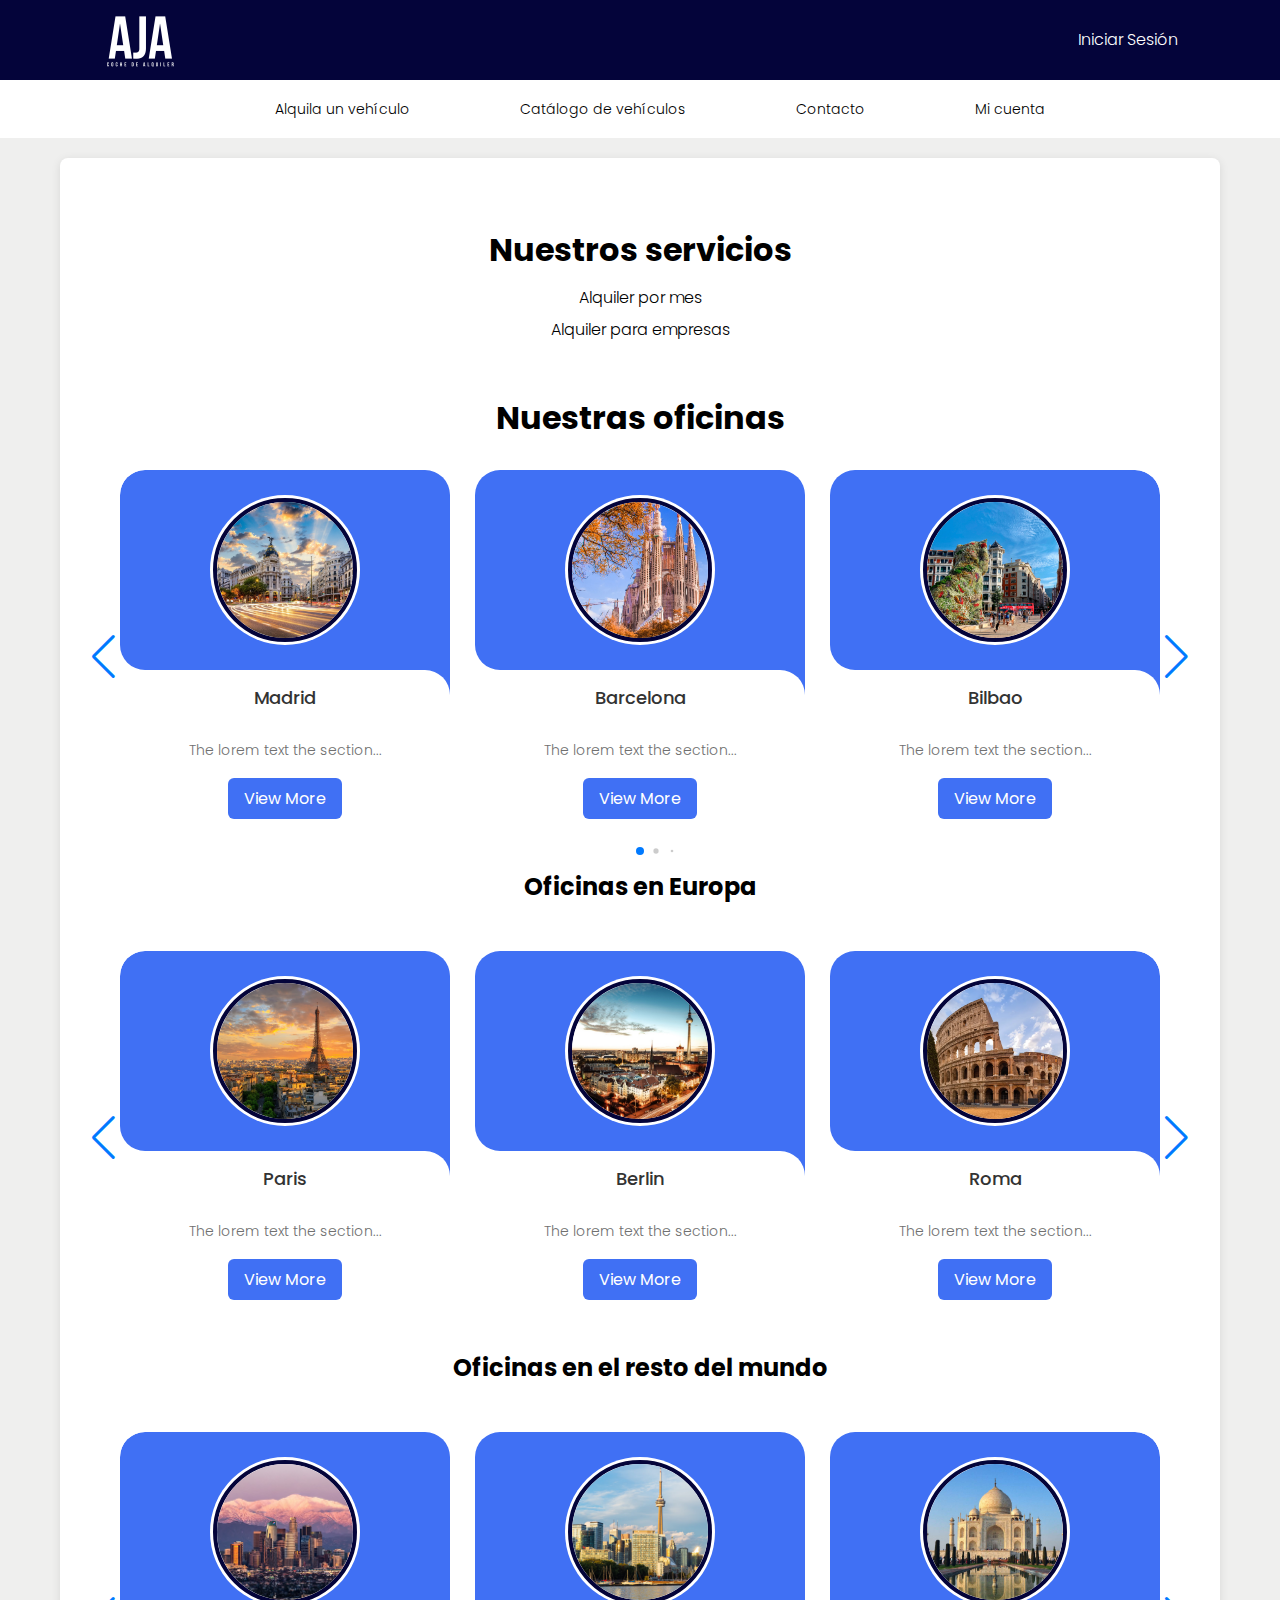
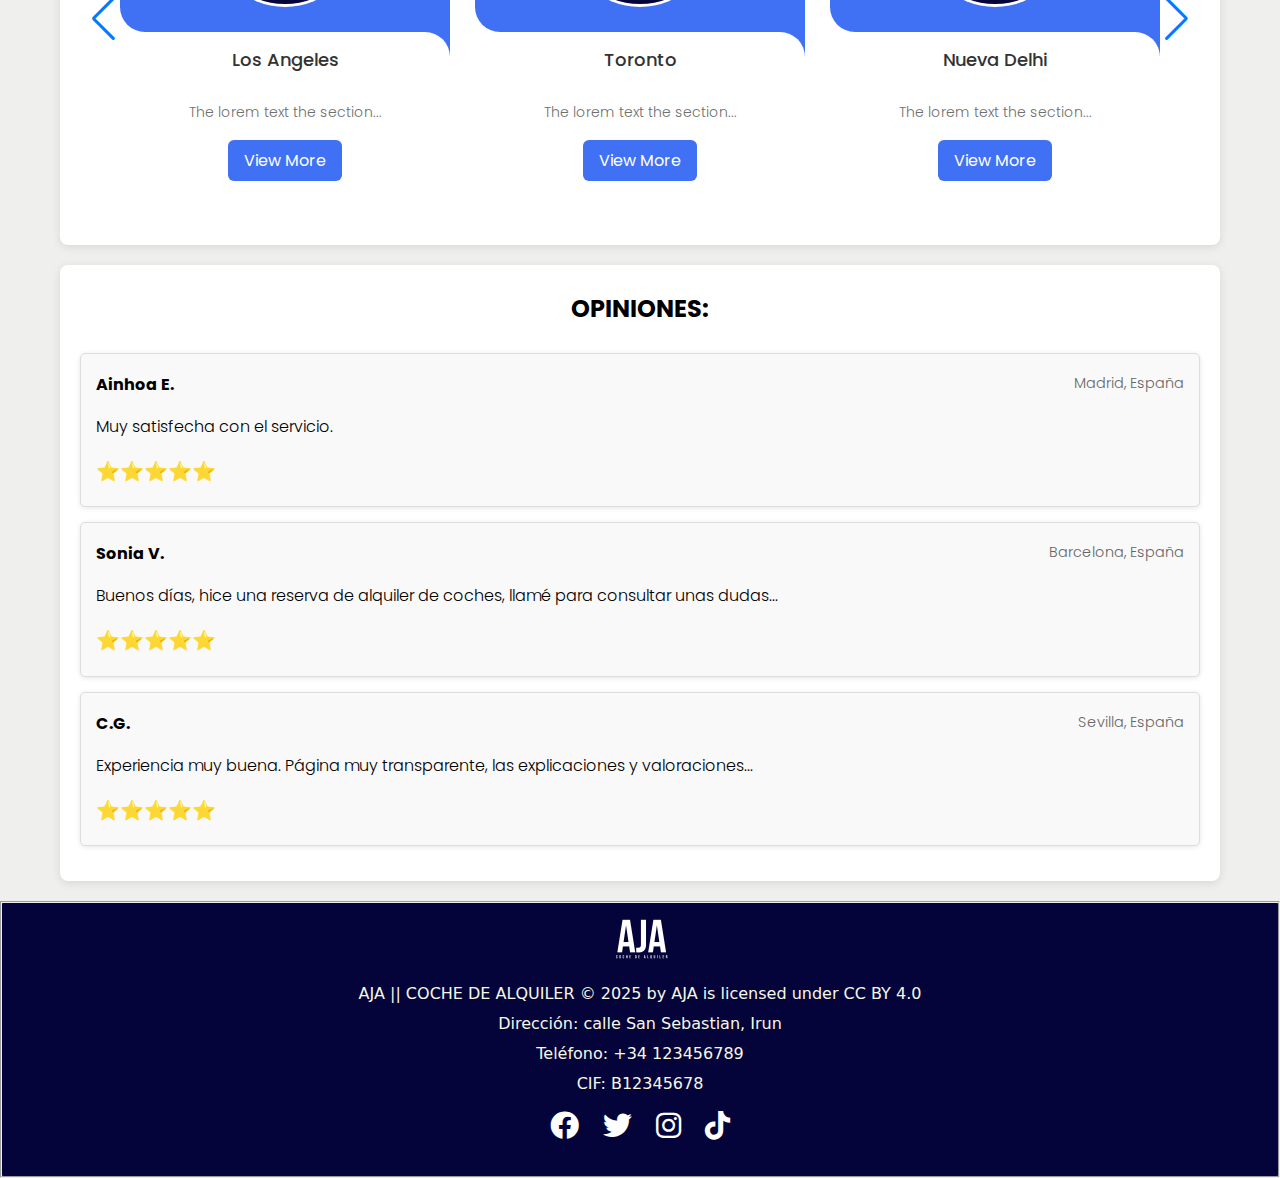
<file: index.html>
<!DOCTYPE html>
<html lang="en">
<head>
    <meta charset="UTF-8">
    <meta name="viewport" content="width=device-width, initial-scale=1.0">
    <link rel="stylesheet" href="styles-index.css">
    <!-- Swiper CSS-->
    <link rel="stylesheet" href="swiper-bundle.min.css">
    <link rel="stylesheet" href="https://cdnjs.cloudflare.com/ajax/libs/font-awesome/6.0.0/css/all.min.css"/>
    <title>AJA || COCHE DE ALQUILER </title>
    <style>
        @import url('https://fonts.googleapis.com/css2?family=Montserrat:ital,wght@0,100..900;1,100..900&family=Poppins:ital,wght@0,100;0,200;0,300;0,400;0,500;0,600;0,700;0,800;0,900;1,100;1,200;1,300;1,400;1,500;1,600;1,700;1,800;1,900&display=swap');
    </style>
</head>
<body>
                    <!--------- HEADER ---------->
            <header>
                <img src = "img/Untitled (2).png" alt="AJA"> <!-- Logo de la pagina -->
                <a href="iniciar-sesion.html">Iniciar Sesión</a>
            </header>

                            <!--------- SIDEBAR ---------->

            <div class = "container">
                <nav class="sidebar">
                    <ul>
                        <li><a href="alquiler.html">Alquila un vehículo</a></li>
                        <li><a href="catalogoVehiculos.html">Catálogo de vehículos</a></li>
                        <li><a href="contacto.html">Contacto</a></li>
                        <li><a href="cuenta.html">Mi cuenta</a></li>
                    </ul>
                </nav>
            </div>
            <main>
                <section class="sobre-nosotros">
                    <div class="servicios">
                        <h1>Nuestros servicios</h1>
                        <p>Alquiler por mes</p>
                        <p>Alquiler para empresas</p>
                    </div>
                    <div class="oficinas">
                        <h1>Nuestras oficinas</h1>
                        <div class="nacional">
                            
                                            <!--------- CARD SLIDER 1 ---------->

                                <div class = "slide-container swiper">
                                    <div class="slide-content">
                                        <div class="card-wrapper swiper-wrapper">
                                            <div class="card swiper-slide">
                                                <div class="image-content">
                                                    <span class="overlay"></span>
                            
                                                    <div class="card-image">
                                                        <img src="img/madrid.jpg" alt="Madrid" class="card-img">
                                                    </div>
                                                </div>
                                                
                                                <div class="card-content">
                                                    <h2 class="name">Madrid</h2>
                                                    <p class="description">The lorem text the section...</p>
                            
                                                    <button class="button">View More</button>
                                                </div>
                                            </div>
                                            <div class="card swiper-slide">
                                                <div class="image-content">
                                                    <span class="overlay"></span>
                            
                                                    <div class="card-image">
                                                        <img src="img/barcelona.webp" alt="Barcelona" class="card-img">
                                                    </div>
                                                </div>
                                                
                                                <div class="card-content">
                                                    <h2 class="name">Barcelona</h2>
                                                    <p class="description">The lorem text the section...</p>
                            
                                                    <button class="button">View More</button>
                                                </div>
                                            </div>
                                            <div class="card swiper-slide">
                                                <div class="image-content">
                                                    <span class="overlay"></span>
                            
                                                    <div class="card-image">
                                                        <img src="img/bilbao.jpg" alt="Bilbao" class="card-img">
                                                    </div>
                                                </div>
                                                
                                                <div class="card-content">
                                                    <h2 class="name">Bilbao</h2>
                                                    <p class="description">The lorem text the section...</p>
                            
                                                    <button class="button">View More</button>
                                                </div>
                                            </div>
                                            <div class="card swiper-slide">
                                                <div class="image-content">
                                                    <span class="overlay"></span>
                            
                                                    <div class="card-image">
                                                        <img src="img/sevilla.webp" alt="Sevilla" class="card-img">
                                                    </div>
                                                </div>
                                                
                                                <div class="card-content">
                                                    <h2 class="name">Sevilla</h2>
                                                    <p class="description">The lorem text the section...</p>
                            
                                                    <button class="button">View More</button>
                                                </div>
                                            </div>
                                            <div class="card swiper-slide">
                                                <div class="image-content">
                                                    <span class="overlay"></span>
                            
                                                    <div class="card-image">
                                                        <img src="img/alicante.jpg" alt="Alicante" class="card-img">
                                                    </div>
                                                </div>
                                                
                                                <div class="card-content">
                                                    <h2 class="name">Alicante</h2>
                                                    <p class="description">The lorem text the section...</p>
                            
                                                    <button class="button">View More</button>
                                                </div>
                                            </div>
                                        </div>
                                    </div>
                            
                                    <div class="swiper-button-next swiper-navBtn"></div>
                                    <div class="swiper-button-prev swiper-navBtn"></div>
                                    <div class="swiper-pagination"></div>
                                </div>
                            
                                <!--Swiper JS-->
                                <script src="js/swiper-bundle.min.js"></script>
                            
                                <!--- JavaScript-->
                                <script src="js/script.js"></script>
                        </div>
                        <div class="europa">
                            <h2>Oficinas en Europa</h2>
                            <head>
                                <meta charset="UTF-8">
                                <meta name="viewport" content="width=device-width, initial-scale=1.0">
                                <title>Responsive Card Slider</title>
                                <linK rel="stylesheet" href="style_card2.css">
                            
                                    <!-- Swiper CSS-->
                                    <link rel="stylesheet" href="swiper-bundle.min.css">
                            </head>
                            <style>
                                @import url('https://fonts.googleapis.com/css2?family=Montserrat:ital,wght@0,100..900;1,100..900&family=Poppins:ital,wght@0,100;0,200;0,300;0,400;0,500;0,600;0,700;0,800;0,900;1,100;1,200;1,300;1,400;1,500;1,600;1,700;1,800;1,900&display=swap');
                                </style>
                            <body>

                                                <!--------- CARD SLIDER 2 ---------->

                                <div class = "slide-container swiper">
                                    <div class="slide-content">
                                        <div class="card-wrapper swiper-wrapper">
                                            <div class="card swiper-slide">
                                                <div class="image-content">
                                                    <span class="overlay"></span>
                            
                                                    <div class="card-image">
                                                        <img src="img/paris.jpg" alt="Paris" class="card-img">
                                                    </div>
                                                </div>
                                                
                                                <div class="card-content">
                                                    <h2 class="name">Paris</h2>
                                                    <p class="description">The lorem text the section...</p>
                            
                                                    <button class="button">View More</button>
                                                </div>
                                            </div>
                                            <div class="card swiper-slide">
                                                <div class="image-content">
                                                    <span class="overlay"></span>
                            
                                                    <div class="card-image">
                                                        <img src="img/berlin.jpg" alt="berlin" class="card-img">
                                                    </div>
                                                </div>
                                                
                                                <div class="card-content">
                                                    <h2 class="name">Berlin</h2>
                                                    <p class="description">The lorem text the section...</p>
                            
                                                    <button class="button">View More</button>
                                                </div>
                                            </div>
                                            <div class="card swiper-slide">
                                                <div class="image-content">
                                                    <span class="overlay"></span>
                            
                                                    <div class="card-image">
                                                        <img src="img/roma.webp" alt="Roma" class="card-img">
                                                    </div>
                                                </div>
                                                
                                                <div class="card-content">
                                                    <h2 class="name">Roma</h2>
                                                    <p class="description">The lorem text the section...</p>
                            
                                                    <button class="button">View More</button>
                                                </div>
                                            </div>
                                            <div class="card swiper-slide">
                                                <div class="image-content">
                                                    <span class="overlay"></span>
                            
                                                    <div class="card-image">
                                                        <img src="img/londres.webp" alt="Londres" class="card-img">
                                                    </div>
                                                </div>
                                                
                                                <div class="card-content">
                                                    <h2 class="name">Londres</h2>
                                                    <p class="description">The lorem text the section...</p>
                            
                                                    <button class="button">View More</button>
                                                </div>
                                            </div>
                                            <div class="card swiper-slide">
                                                <div class="image-content">
                                                    <span class="overlay"></span>
                            
                                                    <div class="card-image">
                                                        <img src="img/zurich.webp" alt="Zurich" class="card-img">
                                                    </div>
                                                </div>
                                                
                                                <div class="card-content">
                                                    <h2 class="name">Zurich</h2>
                                                    <p class="description">The lorem text the section...</p>
                            
                                                    <button class="button">View More</button>
                                                </div>
                                            </div>
                                            <div class="card swiper-slide">
                                                <div class="image-content">
                                                    <span class="overlay"></span>
                            
                                                    <div class="card-image">
                                                        <img src="img/oslo.webp" alt="Oslo" class="card-img">
                                                    </div>
                                                </div>
                                                
                                                <div class="card-content">
                                                    <h2 class="name">Oslo</h2>
                                                    <p class="description">The lorem text the section...</p>
                            
                                                    <button class="button">View More</button>
                                                </div>
                                            </div>
                                        </div>
                                    </div>
                            
                                    <div class="swiper-button-next swiper-navBtn"></div>
                                    <div class="swiper-button-prev swiper-navBtn"></div>
                                    <div class="swiper-pagination"></div>
                                </div>
                            </body>
                            
                                <!--Swiper JS-->
                                <script src="js/swiper-bundle.min.js"></script>
                            
                                <!--- JavaScript-->
                                <script src="js/script.js"></script>
                        <div class="resto-mundo">
                            <h2>Oficinas en el resto del mundo</h2>
                            <head>
                                <meta charset="UTF-8">
                                <meta name="viewport" content="width=device-width, initial-scale=1.0">
                                <title>Responsive Card Slider</title>
                                <linK rel="stylesheet" href="style_card3.css">
                            
                                    <!-- Swiper CSS-->
                                    <link rel="stylesheet" href="swiper-bundle.min.css">
                            </head>
                            <style>
                                @import url('https://fonts.googleapis.com/css2?family=Montserrat:ital,wght@0,100..900;1,100..900&family=Poppins:ital,wght@0,100;0,200;0,300;0,400;0,500;0,600;0,700;0,800;0,900;1,100;1,200;1,300;1,400;1,500;1,600;1,700;1,800;1,900&display=swap');
                                </style>
                            <body>

                                                <!--------- CARD SLIDER 3 ---------->

                                <div class = "slide-container swiper">
                                    <div class="slide-content">
                                        <div class="card-wrapper swiper-wrapper">
                                            <div class="card swiper-slide">
                                                <div class="image-content">
                                                    <span class="overlay"></span>
                            
                                                    <div class="card-image">
                                                        <img src="img/los angeles.jpg" alt="Los Angeles" class="card-img">
                                                    </div>
                                                </div>
                                                
                                                <div class="card-content">
                                                    <h2 class="name">Los Angeles</h2>
                                                    <p class="description">The lorem text the section...</p>
                            
                                                    <button class="button">View More</button>
                                                </div>
                                            </div>
                                            <div class="card swiper-slide">
                                                <div class="image-content">
                                                    <span class="overlay"></span>
                            
                                                    <div class="card-image">
                                                        <img src="img/toronto.avif" alt="Toronto" class="card-img">
                                                    </div>
                                                </div>
                                                
                                                <div class="card-content">
                                                    <h2 class="name">Toronto</h2>
                                                    <p class="description">The lorem text the section...</p>
                            
                                                    <button class="button">View More</button>
                                                </div>
                                            </div>
                                            <div class="card swiper-slide">
                                                <div class="image-content">
                                                    <span class="overlay"></span>
                            
                                                    <div class="card-image">
                                                        <img src="img/nueva delhi.jpg" alt="Nueva Delhi" class="card-img">
                                                    </div>
                                                </div>
                                                
                                                <div class="card-content">
                                                    <h2 class="name">Nueva Delhi</h2>
                                                    <p class="description">The lorem text the section...</p>
                            
                                                    <button class="button">View More</button>
                                                </div>
                                            </div>
                                            <div class="card swiper-slide">
                                                <div class="image-content">
                                                    <span class="overlay"></span>
                            
                                                    <div class="card-image">
                                                        <img src="img/tokio.webp" alt="Tokio" class="card-img">
                                                    </div>
                                                </div>
                                                
                                                <div class="card-content">
                                                    <h2 class="name">Tokio</h2>
                                                    <p class="description">The lorem text the section...</p>
                            
                                                    <button class="button">View More</button>
                                                </div>
                                            </div>
                                            <div class="card swiper-slide">
                                                <div class="image-content">
                                                    <span class="overlay"></span>
                            
                                                    <div class="card-image">
                                                        <img src="img/pekin.jpg" alt="Pekin" class="card-img">
                                                    </div>
                                                </div>
                                                
                                                <div class="card-content">
                                                    <h2 class="name">Pekin</h2>
                                                    <p class="description">The lorem text the section...</p>
                            
                                                    <button class="button">View More</button>
                                                </div>
                                            </div>
                                        </div>
                                    </div>
                            
                                    <div class="swiper-button-next swiper-navBtn"></div>
                                    <div class="swiper-button-prev swiper-navBtn"></div>
                                    <div class="swiper-pagination"></div>
                                </div>
                            </body>
                            
                                <!--Swiper JS-->
                                <script src="js/swiper-bundle.min.js"></script>
                            
                                <!--- JavaScript-->
                                <script src="js/script.js"></script>
                    </div>
                </section>

                <!--------- OPINIONES ---------->

                    <div class="comments-section">
                        <h2>OPINIONES: </h2>
                        <div class="comment">
                            <div class="user-info">
                                <span class="user-name">Ainhoa E.</span>
                                <span class="user-location">Madrid, España</span>
                            </div>
                            <p class="user-comment">Muy satisfecha con el servicio.</p>
                            <div class="rating">⭐⭐⭐⭐⭐</div>
                        </div>
                        <div class="comment">
                            <div class="user-info">
                                <span class="user-name">Sonia V.</span>
                                <span class="user-location">Barcelona, España</span>
                            </div>
                            <p class="user-comment">Buenos días, hice una reserva de alquiler de coches, llamé para consultar unas dudas...</p>
                            <div class="rating">⭐⭐⭐⭐⭐</div>
                        </div>
                        <div class="comment">
                            <div class="user-info">
                                <span class="user-name">C.G.</span>
                                <span class="user-location">Sevilla, España</span>
                            </div>
                            <p class="user-comment">Experiencia muy buena. Página muy transparente, las explicaciones y valoraciones...</p>
                            <div class="rating">⭐⭐⭐⭐⭐</div>
                        </div>
                    </div>
                    
                </main>
    </div>

                    <!--------- FOOTER ---------->

    <footer class="footer">
        <fieldset>
        <img src="img/Untitled (3).png" alt="logo"> <!-- Logo de la pagina -->
        <p>AJA || COCHE DE ALQUILER © 2025 by AJA is licensed under CC BY 4.0 </p>
        <p>Dirección: calle San Sebastian, Irun</p>
        <p>Teléfono: +34 123456789</p>
        <p>CIF: B12345678</p>
        <div class="social-media">
            <a href="#"><i class="fab fa-facebook"></i></a>
            <a href="#"><i class="fab fa-twitter"></i></a>
            <a href="#"><i class="fab fa-instagram"></i></a>
            <a href="#"><i class="fab fa-tiktok"></i></a>
        </div>
        </fieldset>
    </footer>
</body>
</html>
</file>
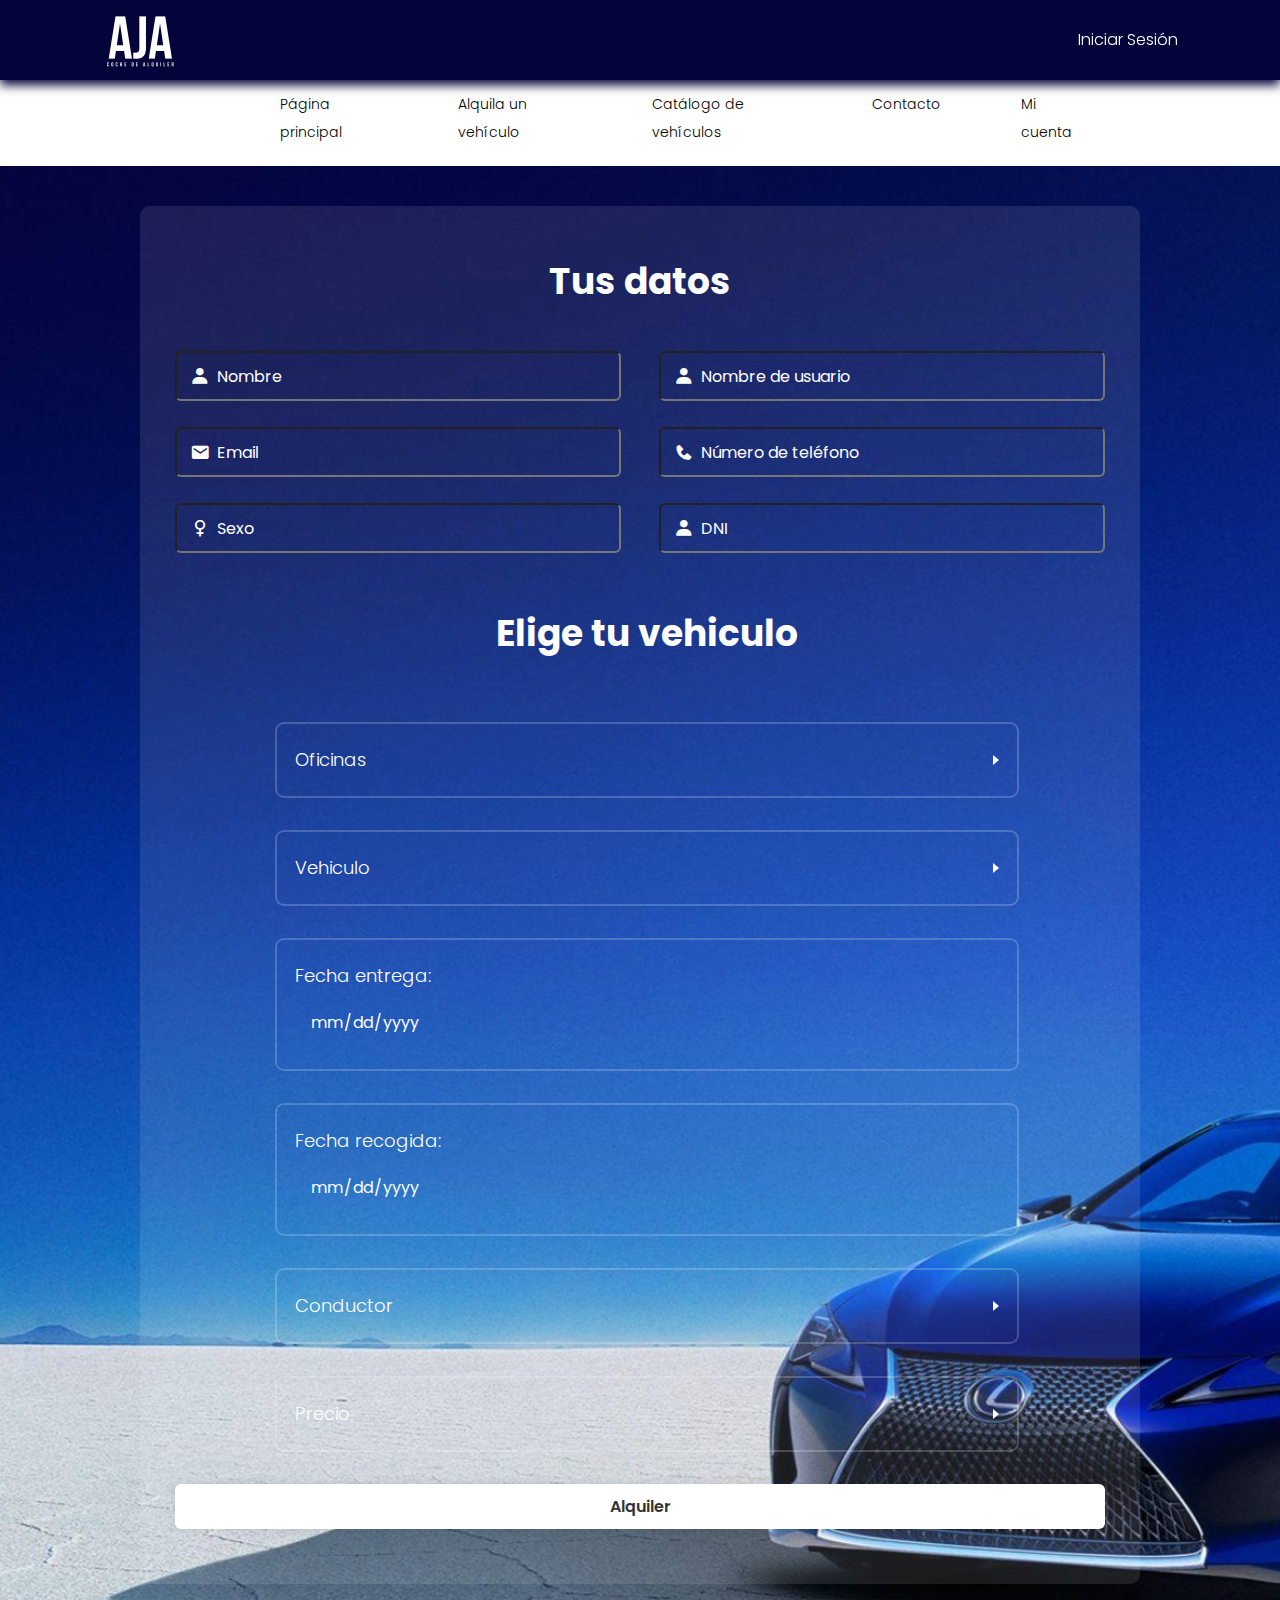
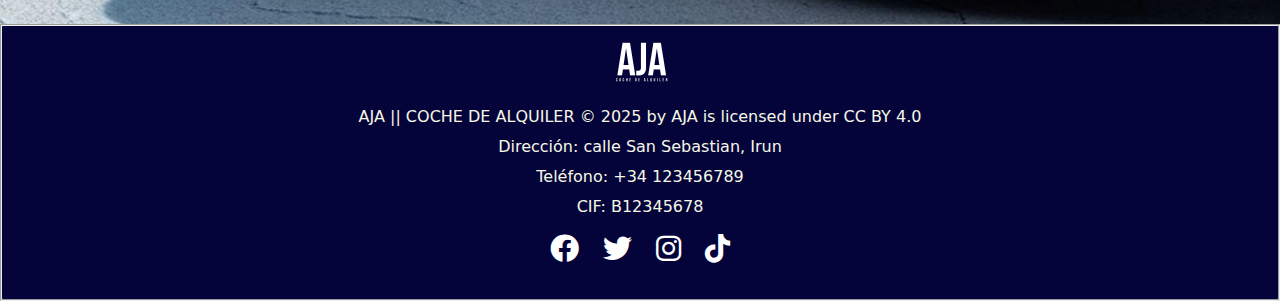
<file: alquiler.html>
<!DOCTYPE html>
<html lang="en">
<head>
    <meta charset="UTF-8">
    <meta name="viewport" content="width=device-width, initial-scale=1.0">
    <link rel="stylesheet" href="styles-alquiler.css">
    <title>AJA || COCHE DE ALQUILER </title>
    <link href='https://unpkg.com/boxicons@2.1.4/css/boxicons.min.css' rel='stylesheet'>
    <link rel="stylesheet" href="https://cdnjs.cloudflare.com/ajax/libs/font-awesome/6.0.0/css/all.min.css"/>
    <style>
        @import url('https://fonts.googleapis.com/css2?family=Montserrat:ital,wght@0,100..900;1,100..900&family=Poppins:ital,wght@0,100;0,200;0,300;0,400;0,500;0,600;0,700;0,800;0,900;1,100;1,200;1,300;1,400;1,500;1,600;1,700;1,800;1,900&display=swap');
    </style>
</head>
<body>

                    <!--------- HEADER ---------->

            <header>
                <img src = "img/Untitled (2).png" alt="AJA"> <!-- Logo de la pagina -->
                <a href="iniciar-sesion.html">Iniciar Sesión</a>
            </header>

                            <!--------- SIDEBAR ---------->

            <div class = "container">
                <nav class="sidebar">
                    <ul>
                        <li><a href="index.html">Página principal</a></li>
                        <li><a href="alquiler.html">Alquila un vehículo</a></li>
                        <li><a href="catalogoVehiculos.html">Catálogo de vehículos</a></li>
                        <li><a href="contacto.html">Contacto</a></li>
                        <li><a href="cuenta.html">Mi cuenta</a></li>
                    </ul>
                </nav>
            </div>

                            <!--------- WRAPPER ---------->

            <div class = "wrapper">
                <form action = "">
                    <h1>Tus datos</h1>
                    <div class = "input-box">
                        <div class = "input-field">
                            <input type = "text" placeholder="Nombre" required>
                            <i class='bx bxs-user'></i>
                        </div>
                        <div class = "input-field">
                            <input type = "text" placeholder="Nombre de usuario" required>
                            <i class='bx bxs-user'></i>
                        </div>
                    </div>
    
                    <div class = "input-box">
                        <div class = "input-field">
                            <input type = "email" placeholder="Email" required>
                            <i class='bx bxs-envelope' ></i>
                        </div>
                        <div class = "input-field">
                            <input type = "number" placeholder="Número de teléfono" required>
                            <i class='bx bxs-phone' ></i>
                        </div>
                    </div>
    
                    <div class = "input-box">
                        <div class = "input-field">
                            <input type = "text" placeholder="Sexo" required>
                            <i class='bx bx-female-sign'></i>
                        </div>
                        <div class = "input-field">
                            <input type = "text" placeholder="DNI" required>
                            <i class='bx bxs-user' ></i>
                        </div>
                    </div>
                    
                    <div class="dropdown">
                        <h1>Elige tu vehiculo</h1>
                        <br>
                        <div class="select">
                            <span class="selected">Oficinas</span>
                            <div class="caret"></div>
                        </div>
                        <ul class="menu">
                            <li class="active">Oficinas</li>
                            <li>AJA - Madrid Barajas</li>
                            <li>AJA - Madrid Atocha</li>
                            <li>AJA - Madrid Getafe</li>
                            <li>AJA - Barcelona Gran vía</li>
                            <li>AJA - Barcelona Potosí</li>
                            <li>AJA - Bilbao Arpt</li>
                            <li>AJA - Barakaldo</li>
                            <li>AJA - Deusto</li>
                            <li>AJA - Sevilla</li>
                            <li>AJA - Aeropuerto de Sevilla</li>
                            <li>AJA - Aeropuerto de Alicante</li>
                            <li>AJA - Alicante</li>
                            <li>AJA - Francia</li>
                            <li>AJA - Alemania</li> 
                            <li>"AJA - Italia</li>
                            <li>AJA - Londres</li>
                            <li>AJA - Zurich</li>
                            <li>AJA - Noruega</li>
                            <li>AJA - EEUU</li>
                            <li>AJA - Canada</li>
                            <li>AJA - India</li>
                            <li>AJA - Japon</li>
                            <li>AJA - Pekin</li>
                        </ul>
                    </div>
                    
                    <div class="dropdown">
                        <div class="select">
                            <span class="selected">Vehiculo</span>
                            <div class="caret"></div>
                        </div>
                        <ul class="menu">
                            <li class="active">Vehiculo</li>
                                    <li>C4 SpaceTourer, Citroen</li>
                                    <li>S-MAX, Ford</li>
                                    <li>Zafira, Opel</li>
                                    <li>Picasso Citroen</li>
                                    <li>Berlingo, Peugeot</li>
                                    <li>Grand Scenic, Renault</li>
                                    <li>Tourneo Connect, Ford</li>
                                    <li>Carens, Kia</li>
                                    <li>Sharan, Volkswagen</li>
                                    <li>Golf, Volkswagen</li>
                                    <li>3, Mazda</li>
                                    <li>Focus, Ford</li>
                                    <li>A3, Audi</li>
                                    <li>Passat, Volkswagen</li> 
                                    <li>Civic, Honda</li>
                                    <li>Clio, Renault</li>
                                    <li>Leon, Seat</li>
                                    <li>Megane, Renault</li>
                                    <li>Transit Custom, Ford</li>
                                    <li>Vito, Mercedes-Benz</li>
                                    <li>Master, Renault</li>
                                    <li>NV300, Nissan</li>
                                    <li>Jumper, Citroen</li>
                                    <li>Transporter, Volkswagen</li>
                                    <li>Crafter, Volkswagen</li>
                                    <li>Sprinter, Mercedes-Benz</li>
                                    <li>Trafic, Renault</li>
                                    <li>NV400, Nissan</li>
                                    <li>Master, Renault</li>
                                    <li>Expert, Peugeot</li>
                                    <li>Transit, Ford</li>
                        </ul>
                    </div>

                    <div class="dropdown">
                        <div class="select">
                            <li><p>Fecha entrega: </p><input type="date" placeholder="Fecha entega" required class="dropdown-input"></li>
                        </div>
                    </div>

                    <div class="dropdown">
                        <div class="select">
                            <li><p>Fecha recogida: </p><input type="date" placeholder="Fecha recogida" required class="dropdown-input"></li>
                        </div>
                    </div>

                    <div class="dropdown">
                        <div class="select">
                            <span class="selected">Conductor</span>
                            <div class="caret"></div>
                        </div>
                        <ul class="menu">
                            <li class="active">Conductor</li>
                            <li>Con conductor</li>
                            <li>Sin conductor</li>
                        </ul>
                    </div>
    
                    <div class="dropdown">
                        <div class="select">
                            <span class="selected">Precio</span>
                            <div class="caret"></div>
                        </div>
                        <ul class="menu">
                            <li class="active">Precio</li>
                            <li>Dìa</li>
                        </ul>
                    </div>
    
                    <button type="submit" class = "btn">Alquiler</button>
                    <script src="js/alquiler.js"></script>
                </div>

                                <!--------- FOOTER ---------->

            <footer class="footer">
                <fieldset>
                <img src="img/Untitled (3).png" alt="logo"> <!-- Logo de la pagina -->
                <p>AJA || COCHE DE ALQUILER © 2025 by AJA is licensed under CC BY 4.0 </p>
                <p>Dirección: calle San Sebastian, Irun</p>
                <p>Teléfono: +34 123456789</p>
                <p>CIF: B12345678</p>
                <div class="social-media">
                    <a href="#"><i class="fab fa-facebook"></i></a>
                    <a href="#"><i class="fab fa-twitter"></i></a>
                    <a href="#"><i class="fab fa-instagram"></i></a>
                    <a href="#"><i class="fab fa-tiktok"></i></a>
                </div>
                </fieldset>
            </footer>
        </body>
        </html>
</file>
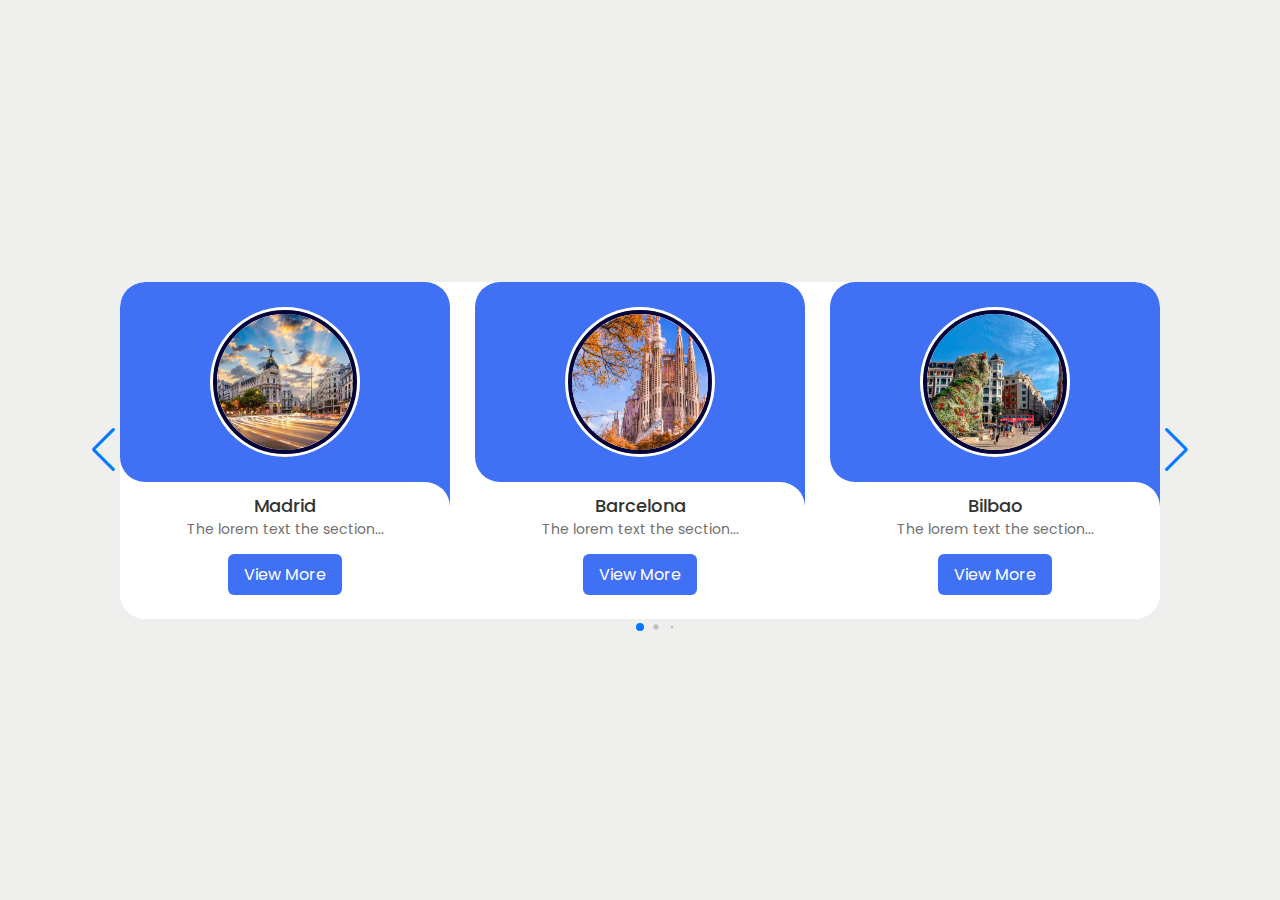
<file: cards.html>
<!DOCTYPE html>
<html lang="en">
<head>
    <meta charset="UTF-8">
    <meta name="viewport" content="width=device-width, initial-scale=1.0">
    <title>Responsive Card Slider</title>
    <linK rel="stylesheet" href="style_card.css">
        <!-- Swiper CSS-->
        <link rel="stylesheet" href="swiper-bundle.min.css">
    <style>
        @import url('https://fonts.googleapis.com/css2?family=Montserrat:ital,wght@0,100..900;1,100..900&family=Poppins:ital,wght@0,100;0,200;0,300;0,400;0,500;0,600;0,700;0,800;0,900;1,100;1,200;1,300;1,400;1,500;1,600;1,700;1,800;1,900&display=swap');
    </style>
</head>
<body>
    <div class = "slide-container swiper">
        <div class="slide-content">
            <div class="card-wrapper swiper-wrapper">
                <div class="card swiper-slide">
                    <div class="image-content">
                        <span class="overlay"></span>

                        <div class="card-image">
                            <img src="img/madrid.jpg" alt="Madrid" class="card-img">
                        </div>
                    </div>
                    
                    <div class="card-content">
                        <h2 class="name">Madrid</h2>
                        <p class="description">The lorem text the section...</p>

                        <button class="button">View More</button>
                    </div>
                </div>
                <div class="card swiper-slide">
                    <div class="image-content">
                        <span class="overlay"></span>

                        <div class="card-image">
                            <img src="img/barcelona.webp" alt="Barcelona" class="card-img">
                        </div>
                    </div>
                    
                    <div class="card-content">
                        <h2 class="name">Barcelona</h2>
                        <p class="description">The lorem text the section...</p>

                        <button class="button">View More</button>
                    </div>
                </div>
                <div class="card swiper-slide">
                    <div class="image-content">
                        <span class="overlay"></span>

                        <div class="card-image">
                            <img src="img/bilbao.jpg" alt="Bilbao" class="card-img">
                        </div>
                    </div>
                    
                    <div class="card-content">
                        <h2 class="name">Bilbao</h2>
                        <p class="description">The lorem text the section...</p>

                        <button class="button">View More</button>
                    </div>
                </div>
                <div class="card swiper-slide">
                    <div class="image-content">
                        <span class="overlay"></span>

                        <div class="card-image">
                            <img src="img/sevilla.webp" alt="Sevilla" class="card-img">
                        </div>
                    </div>
                    
                    <div class="card-content">
                        <h2 class="name">Sevilla</h2>
                        <p class="description">The lorem text the section...</p>

                        <button class="button">View More</button>
                    </div>
                </div>
                <div class="card swiper-slide">
                    <div class="image-content">
                        <span class="overlay"></span>

                        <div class="card-image">
                            <img src="img/alicante.jpg" alt="Alicante" class="card-img">
                        </div>
                    </div>
                    
                    <div class="card-content">
                        <h2 class="name">Alicante</h2>
                        <p class="description">The lorem text the section...</p>

                        <button class="button">View More</button>
                    </div>
                </div>
            </div>
        </div>

        <div class="swiper-button-next swiper-navBtn"></div>
        <div class="swiper-button-prev swiper-navBtn"></div>
        <div class="swiper-pagination"></div>
    </div>
</body>

    <!--Swiper JS-->
    <script src="js/swiper-bundle.min.js"></script>

    <!--- JavaScript-->
    <script src="js/script.js"></script>
</html>
</file>
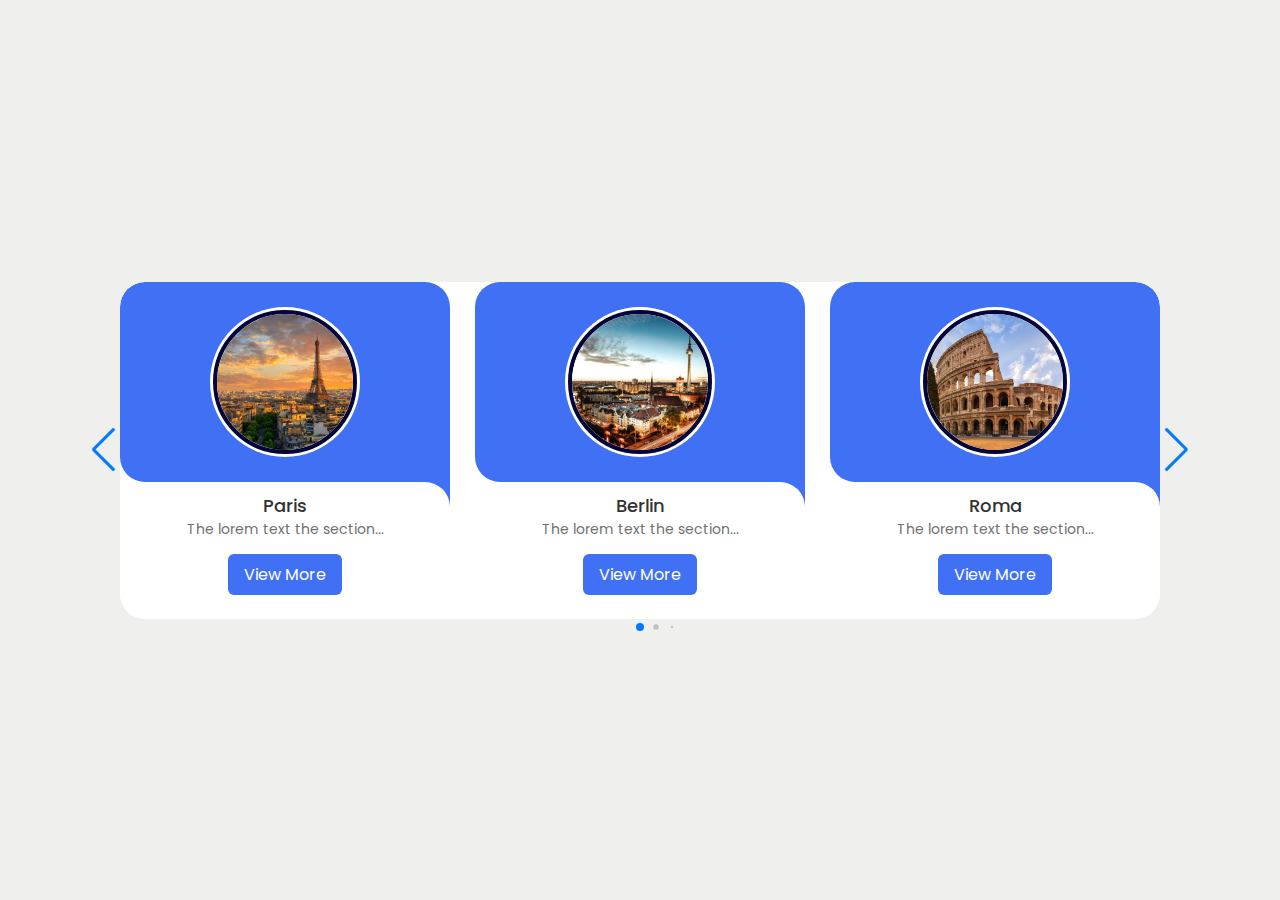
<file: cards2.html>
<!DOCTYPE html>
<html lang="en">
<head>
    <meta charset="UTF-8">
    <meta name="viewport" content="width=device-width, initial-scale=1.0">
    <title>Responsive Card Slider</title>
    <linK rel="stylesheet" href="style_card.css">
        <!-- Swiper CSS-->
        <link rel="stylesheet" href="swiper-bundle.min.css">
    <style>
        @import url('https://fonts.googleapis.com/css2?family=Montserrat:ital,wght@0,100..900;1,100..900&family=Poppins:ital,wght@0,100;0,200;0,300;0,400;0,500;0,600;0,700;0,800;0,900;1,100;1,200;1,300;1,400;1,500;1,600;1,700;1,800;1,900&display=swap');
    </style>
</head>
<body>
    <div class = "slide-container swiper">
        <div class="slide-content">
            <div class="card-wrapper swiper-wrapper">
                <div class="card swiper-slide">
                    <div class="image-content">
                        <span class="overlay"></span>

                        <div class="card-image">
                            <img src="img/paris.jpg" alt="Paris" class="card-img">
                        </div>
                    </div>
                    
                    <div class="card-content">
                        <h2 class="name">Paris</h2>
                        <p class="description">The lorem text the section...</p>

                        <button class="button">View More</button>
                    </div>
                </div>
                <div class="card swiper-slide">
                    <div class="image-content">
                        <span class="overlay"></span>

                        <div class="card-image">
                            <img src="img/berlin.jpg" alt="berlin" class="card-img">
                        </div>
                    </div>
                    
                    <div class="card-content">
                        <h2 class="name">Berlin</h2>
                        <p class="description">The lorem text the section...</p>

                        <button class="button">View More</button>
                    </div>
                </div>
                <div class="card swiper-slide">
                    <div class="image-content">
                        <span class="overlay"></span>

                        <div class="card-image">
                            <img src="img/roma.webp" alt="Roma" class="card-img">
                        </div>
                    </div>
                    
                    <div class="card-content">
                        <h2 class="name">Roma</h2>
                        <p class="description">The lorem text the section...</p>

                        <button class="button">View More</button>
                    </div>
                </div>
                <div class="card swiper-slide">
                    <div class="image-content">
                        <span class="overlay"></span>

                        <div class="card-image">
                            <img src="img/londres.webp" alt="Londres" class="card-img">
                        </div>
                    </div>
                    
                    <div class="card-content">
                        <h2 class="name">Londres</h2>
                        <p class="description">The lorem text the section...</p>

                        <button class="button">View More</button>
                    </div>
                </div>
                <div class="card swiper-slide">
                    <div class="image-content">
                        <span class="overlay"></span>

                        <div class="card-image">
                            <img src="img/zurich.webp" alt="Zurich" class="card-img">
                        </div>
                    </div>
                    
                    <div class="card-content">
                        <h2 class="name">Zurich</h2>
                        <p class="description">The lorem text the section...</p>

                        <button class="button">View More</button>
                    </div>
                </div>
                <div class="card swiper-slide">
                    <div class="image-content">
                        <span class="overlay"></span>

                        <div class="card-image">
                            <img src="img/oslo.webp" alt="Oslo" class="card-img">
                        </div>
                    </div>
                    
                    <div class="card-content">
                        <h2 class="name">Oslo</h2>
                        <p class="description">The lorem text the section...</p>

                        <button class="button">View More</button>
                    </div>
                </div>
            </div>
        </div>

        <div class="swiper-button-next swiper-navBtn"></div>
        <div class="swiper-button-prev swiper-navBtn"></div>
        <div class="swiper-pagination"></div>
    </div>
</body>

    <!--Swiper JS-->
    <script src="js/swiper-bundle.min.js"></script>

    <!--- JavaScript-->
    <script src="js/script.js"></script>
</html>
</file>
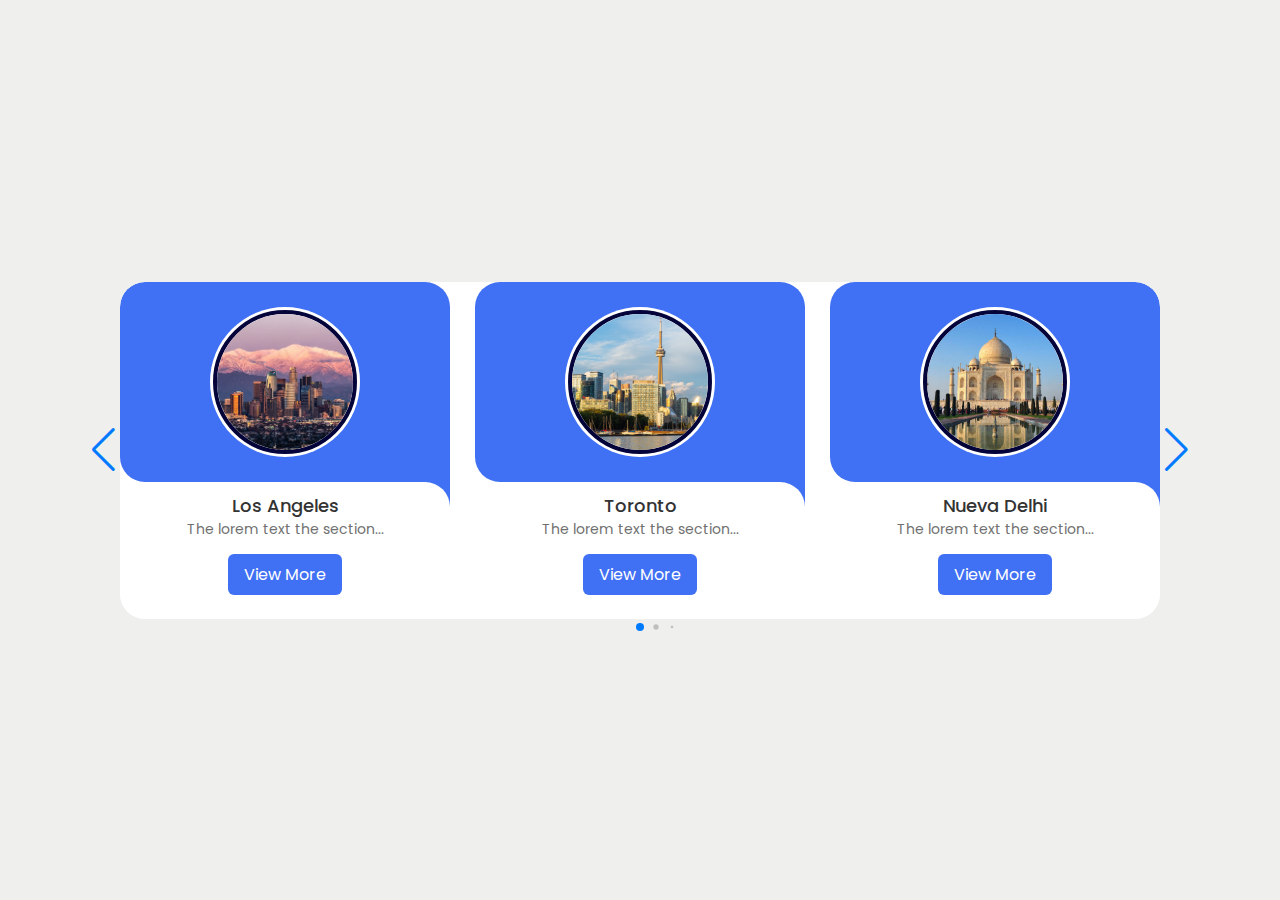
<file: cards3.html>
<!DOCTYPE html>
<html lang="en">
<head>
    <meta charset="UTF-8">
    <meta name="viewport" content="width=device-width, initial-scale=1.0">
    <title>Responsive Card Slider</title>
    <linK rel="stylesheet" href="style_card.css">
        <!-- Swiper CSS-->
        <link rel="stylesheet" href="swiper-bundle.min.css">
    <style>
        @import url('https://fonts.googleapis.com/css2?family=Montserrat:ital,wght@0,100..900;1,100..900&family=Poppins:ital,wght@0,100;0,200;0,300;0,400;0,500;0,600;0,700;0,800;0,900;1,100;1,200;1,300;1,400;1,500;1,600;1,700;1,800;1,900&display=swap');
    </style>
</head>
<body>
    <div class = "slide-container swiper">
        <div class="slide-content">
            <div class="card-wrapper swiper-wrapper">
                <div class="card swiper-slide">
                    <div class="image-content">
                        <span class="overlay"></span>

                        <div class="card-image">
                            <img src="img/los angeles.jpg" alt="Los Angeles" class="card-img">
                        </div>
                    </div>
                    
                    <div class="card-content">
                        <h2 class="name">Los Angeles</h2>
                        <p class="description">The lorem text the section...</p>

                        <button class="button">View More</button>
                    </div>
                </div>
                <div class="card swiper-slide">
                    <div class="image-content">
                        <span class="overlay"></span>

                        <div class="card-image">
                            <img src="img/toronto.avif" alt="Toronto" class="card-img">
                        </div>
                    </div>
                    
                    <div class="card-content">
                        <h2 class="name">Toronto</h2>
                        <p class="description">The lorem text the section...</p>

                        <button class="button">View More</button>
                    </div>
                </div>
                <div class="card swiper-slide">
                    <div class="image-content">
                        <span class="overlay"></span>

                        <div class="card-image">
                            <img src="img/nueva delhi.jpg" alt="Nueva Delhi" class="card-img">
                        </div>
                    </div>
                    
                    <div class="card-content">
                        <h2 class="name">Nueva Delhi</h2>
                        <p class="description">The lorem text the section...</p>

                        <button class="button">View More</button>
                    </div>
                </div>
                <div class="card swiper-slide">
                    <div class="image-content">
                        <span class="overlay"></span>

                        <div class="card-image">
                            <img src="img/tokio.webp" alt="Tokio" class="card-img">
                        </div>
                    </div>
                    
                    <div class="card-content">
                        <h2 class="name">Tokio</h2>
                        <p class="description">The lorem text the section...</p>

                        <button class="button">View More</button>
                    </div>
                </div>
                <div class="card swiper-slide">
                    <div class="image-content">
                        <span class="overlay"></span>

                        <div class="card-image">
                            <img src="img/pekin.jpg" alt="Pekin" class="card-img">
                        </div>
                    </div>
                    
                    <div class="card-content">
                        <h2 class="name">Pekin</h2>
                        <p class="description">The lorem text the section...</p>

                        <button class="button">View More</button>
                    </div>
                </div>
            </div>
        </div>

        <div class="swiper-button-next swiper-navBtn"></div>
        <div class="swiper-button-prev swiper-navBtn"></div>
        <div class="swiper-pagination"></div>
    </div>
</body>

    <!--Swiper JS-->
    <script src="js/swiper-bundle.min.js"></script>

    <!--- JavaScript-->
    <script src="js/script.js"></script>
</html>
</file>
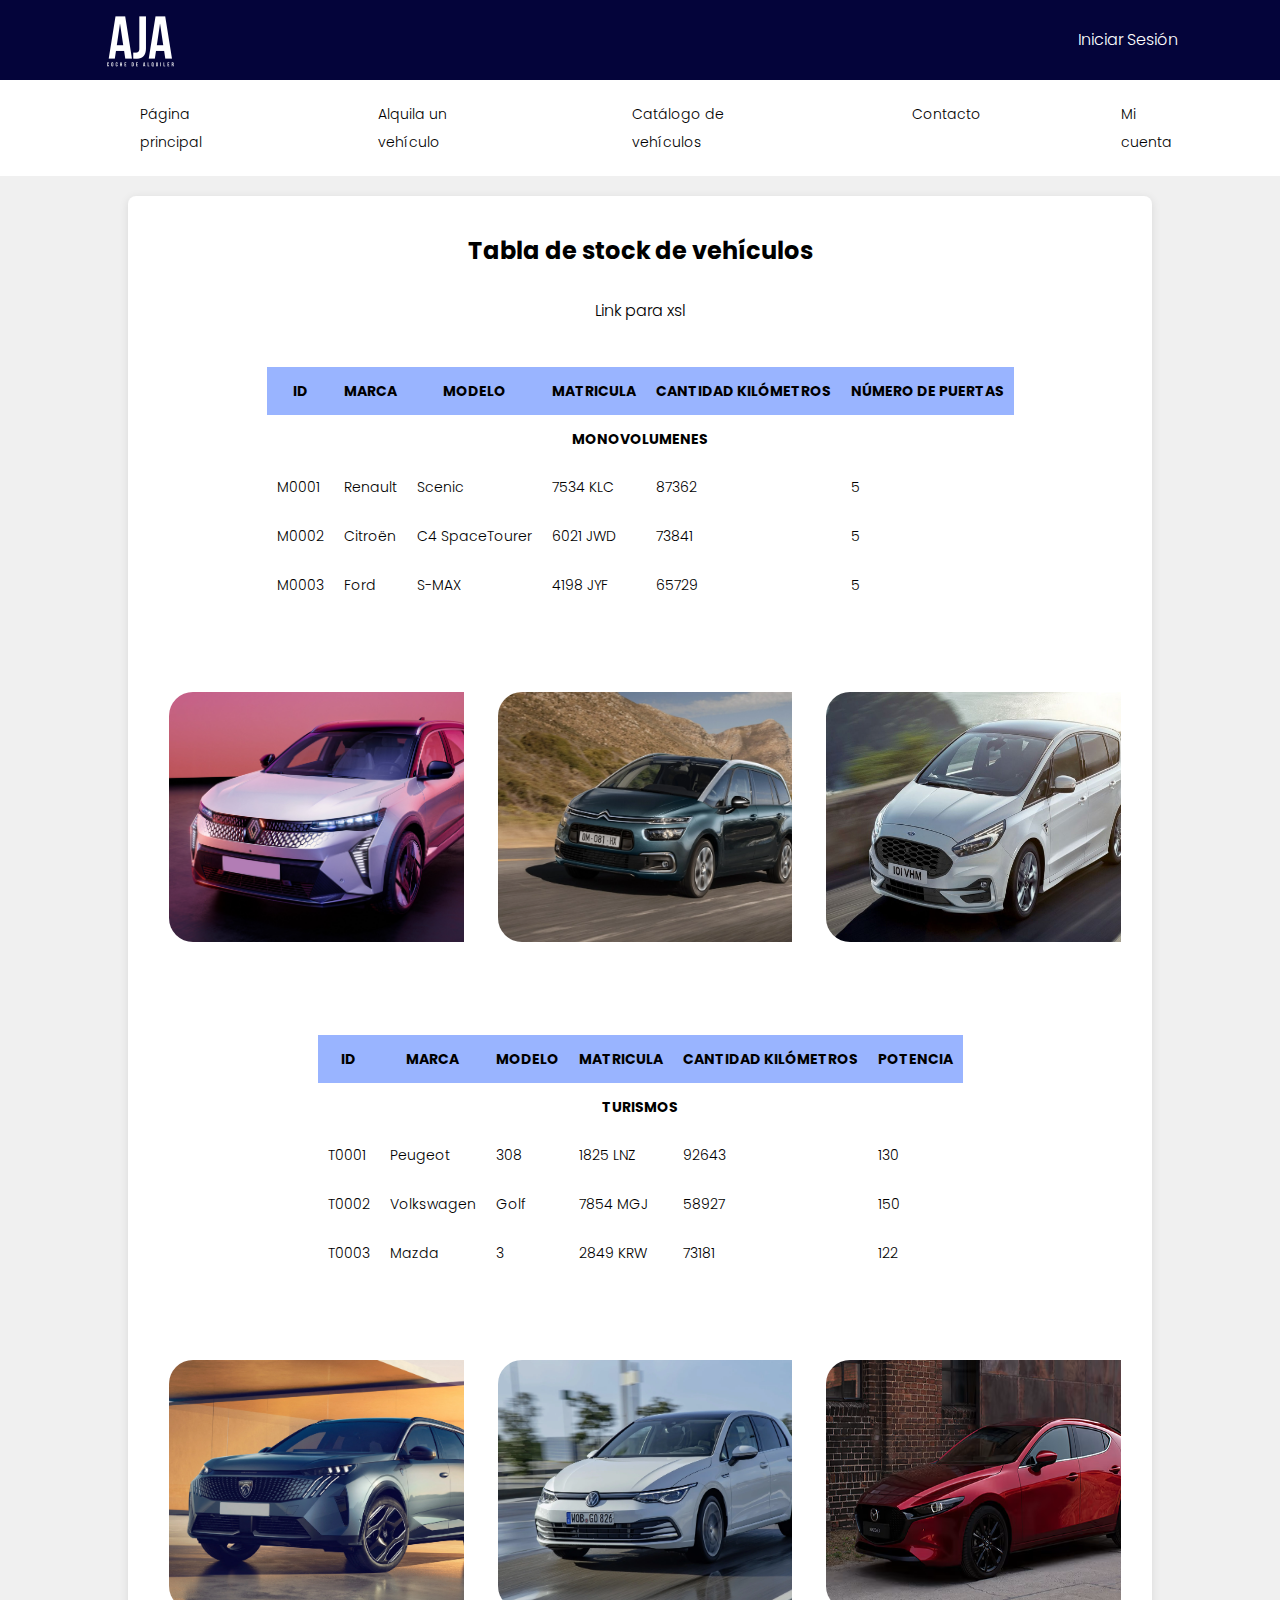
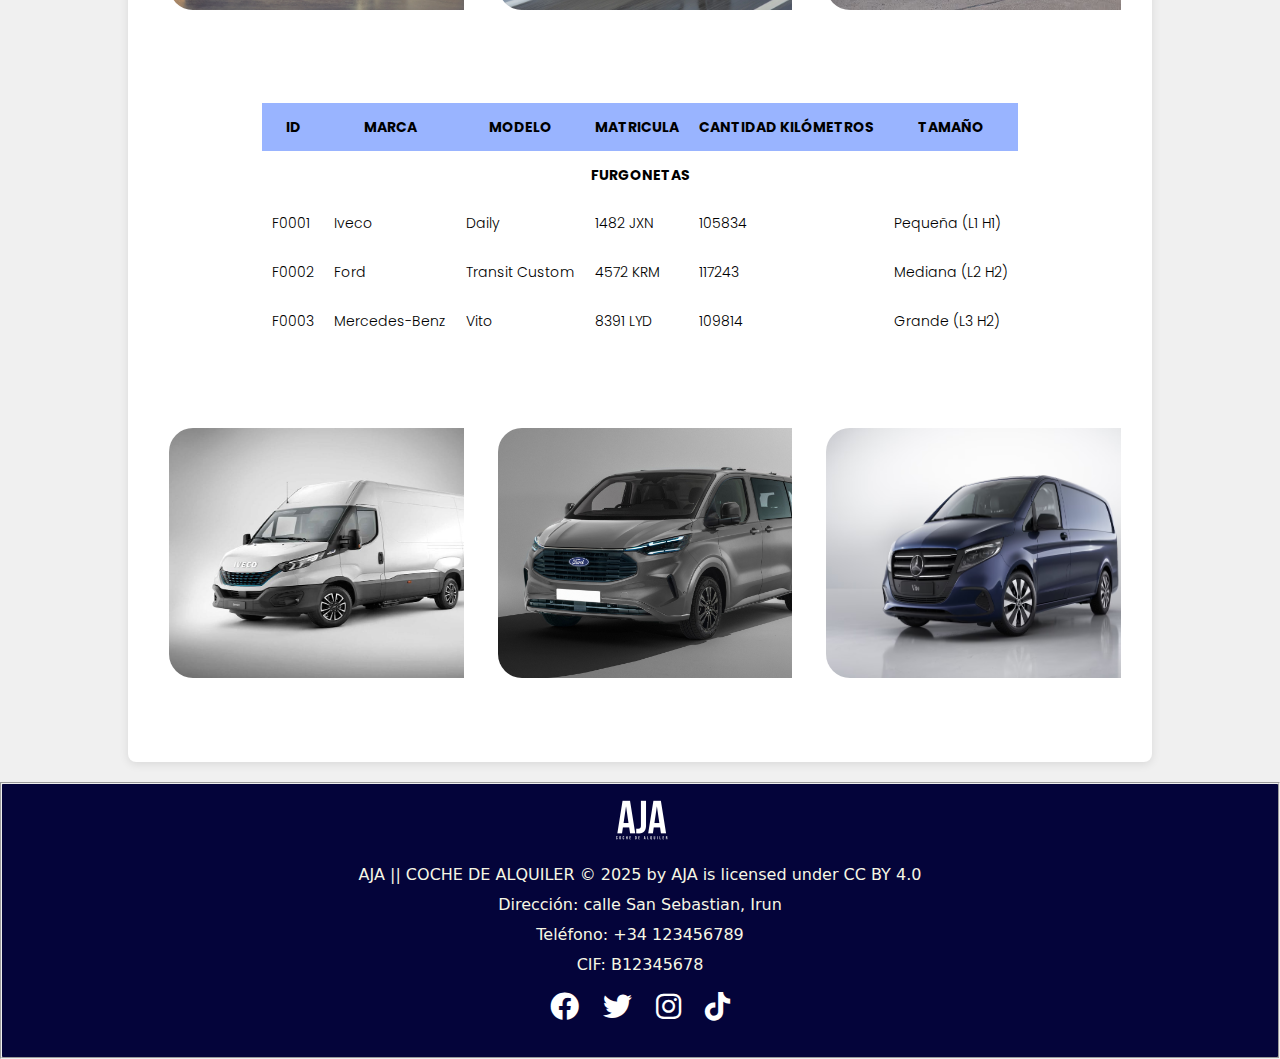
<file: catalogoVehiculos.html>
<!DOCTYPE html>
<html lang="en">
<head>
    <meta charset="UTF-8">
    <meta name="viewport" content="width=device-width, initial-scale=1.0">
    <link rel="stylesheet" href="styles_table.css">
    <link rel="stylesheet" href="https://cdnjs.cloudflare.com/ajax/libs/font-awesome/6.0.0/css/all.min.css"/>
    <link rel="stylesheet" href="vehiculos.xsl">
    <title>AJA || COCHE DE ALQUILER </title>
    <style>
        @import url('https://fonts.googleapis.com/css2?family=Montserrat:ital,wght@0,100..900;1,100..900&family=Poppins:ital,wght@0,100;0,200;0,300;0,400;0,500;0,600;0,700;0,800;0,900;1,100;1,200;1,300;1,400;1,500;1,600;1,700;1,800;1,900&display=swap');
    </style>
</head>
    <body>

                        <!--------- HEADER ---------->

        <header>
            <img src = "img/Untitled (2).png" alt="AJA"> <!-- Logo de la pagina -->
            <a href="iniciar-sesion.html">Iniciar Sesión</a>
        </header>

                        <!--------- SIDEBAR ---------->

        <div class = "container">
        <nav class="sidebar">
            <ul>
                <li><a href="index.html">Página principal</a></li>
                <li><a href="alquiler.html">Alquila un vehículo</a></li>
                <li><a href="catalogoVehiculos.html">Catálogo de vehículos</a></li>
                <li><a href="contacto.html">Contacto</a></li>
                <li><a href="cuenta.html">Mi cuenta</a></li>
            </ul>
        </nav>
        </div>

                        <!--------- TABLE 1 ---------->

        <div class="container-table">
            <h1>Tabla de stock de vehículos</h1>
            <p><a href="vehiculos.xsl">Link para xsl</a></p>
            <table>
                <thead>
                    <tr>
                        <th>ID</th>
                        <th>Marca</th>
                        <th>Modelo</th>
                        <th>Matricula</th>
                        <th>Cantidad Kilómetros</th>
                        <th>Número de puertas</tr>
                    </tr>
                </thead>
                <tbody>
                    <tr>
                        <th colspan="6">MONOVOLUMENES</th>
                    </tr>
                    <tr>
                        <td>M0001</td>
                        <td>Renault</td>
                        <td>Scenic</td>
                        <td>7534 KLC</td>
                        <td>87362</td>
                        <td>5</td>
                    </tr>
                    <tr>
                        <td>M0002</td>
                        <td>Citroën</td>
                        <td>C4 SpaceTourer</td>
                        <td>6021 JWD</td>
                        <td>73841</td>
                        <td>5</td>
                    </tr>
                    <tr>
                        <td>M0003</td>
                        <td>Ford</td>
                        <td>S-MAX</td>
                        <td>4198 JYF</td>
                        <td>65729</td>
                        <td>5</td>
                    </tr>
                </tbody>
            </table>
<br>


                <!--------- CAR IMG ---------->

<div class="container">
    <div class="card__container">
       <article class="card__article">
          <img src="img/renault-scenic.jpg" alt="image" class="card__img">

          <div class="card__data">
             <span class="card__description"></span>
             <h2 class="card__title">Renault Scenic</h2>
             <a href="#" class="card__button">Read More</a>
          </div>
       </article>

       <article class="card__article">
          <img src="img/citroen-c4-spacetourer-2680443.webp" alt="image" class="card__img">

          <div class="card__data">
             <span class="card__description"></span>
             <h2 class="card__title">Citroën C4 SpaceTourer</h2>
             <a href="#" class="card__button">Read More</a>
          </div>
       </article>

       <article class="card__article">
          <img src="img/ford-s-max.jpg" alt="image" class="card__img">

          <div class="card__data">
             <span class="card__description"></span>
             <h2 class="card__title">Ford S-MAX</h2>
             <a href="#" class="card__button">Read More</a>
          </div>
       </article>
    </div>
 </div>

<br>

                <!--------- TABLE 2 ---------->

            <table>
                <thead>
                    <tr>
                        <th>ID</th>
                        <th>Marca</th>
                        <th>Modelo</th>
                        <th>Matricula</th>
                        <th>Cantidad Kilómetros</th>
                        <th>Potencia</tr>
                    </tr>
                </thead>
                <tbody>
                    <tr>
                        <th colspan="6">TURISMOS</th>
                    </tr>
                    <tr>
                        <td>T0001</td>
                        <td>Peugeot</td>
                        <td>308</td>
                        <td>1825 LNZ</td>
                        <td>92643</td>
                        <td>130</td>
                    </tr>
                    <tr>
                        <td>T0002</td>
                        <td>Volkswagen</td>
                        <td>Golf</td>
                        <td>7854 MGJ</td>
                        <td>58927</td>
                        <td>150</td>
                    </tr>
                    <tr>
                        <td>T0003</td>
                        <td>Mazda</td>
                        <td>3</td>
                        <td>2849 KRW</td>
                        <td>73181</td>
                        <td>122</td>
                    </tr>
                </tbody>
            </table>
<br>


                <!--------- CAR IMG ---------->

<div class="container">
    <div class="card__container">
       <article class="card__article">
          <img src="img/peugeot.webp" alt="image" class="card__img">

          <div class="card__data">
             <span class="card__description"></span>
             <h2 class="card__title">Peugeot 308</h2>
             <a href="#" class="card__button">Read More</a>
          </div>
       </article>

       <article class="card__article">
          <img src="img/volkswagen-golf.webp" alt="image" class="card__img">

          <div class="card__data">
             <span class="card__description"></span>
             <h2 class="card__title">Volkswagen Golf</h2>
             <a href="#" class="card__button">Read More</a>
          </div>
       </article>

       <article class="card__article">
          <img src="img/mazda-3.avif" alt="image" class="card__img">

          <div class="card__data">
             <span class="card__description"></span>
             <h2 class="card__title">Mazda 3</h2>
             <a href="#" class="card__button">Read More</a>
          </div>
       </article>
    </div>
 </div>

<br>

                <!--------- TABLE 3 ---------->

            <table>
                <thead>
                    <tr>
                        <th>ID</th>
                        <th>Marca</th>
                        <th>Modelo</th>
                        <th>Matricula</th>
                        <th>Cantidad Kilómetros</th>
                        <th>Tamaño</tr>
                    </tr>
                </thead>
                <tbody>
                    <tr>
                        <th colspan="6">FURGONETAS</th>
                    </tr>
                    <tr>
                        <td>F0001</td>
                        <td>Iveco</td>
                        <td>Daily</td>
                        <td>1482 JXN</td>
                        <td>105834</td>
                        <td>Pequeña (L1 H1)</td>
                    </tr>
                    <tr>
                        <td>F0002</td>
                        <td>Ford</td>
                        <td>Transit Custom</td>
                        <td>4572 KRM</td>
                        <td>117243</td>
                        <td>Mediana (L2 H2)</td>
                    </tr>
                    <tr>
                        <td>F0003</td>
                        <td>Mercedes-Benz</td>
                        <td>Vito</td>
                        <td>8391 LYD</td>
                        <td>109814</td>
                        <td>Grande (L3 H2)</td>
                    </tr>
                </tbody>
            </table>
            <br>


                            <!--------- CAR IMG ---------->

            <div class="container">
                <div class="card__container">
                   <article class="card__article">
                      <img src="img/iveco-daily.jpg" alt="image" class="card__img">
            
                      <div class="card__data">
                         <span class="card__description"></span>
                         <h2 class="card__title">Iveco Daily</h2>
                         <a href="#" class="card__button">Read More</a>
                      </div>
                   </article>
            
                   <article class="card__article">
                      <img src="img/ford-transit.jpg" alt="image" class="card__img">
            
                      <div class="card__data">
                         <span class="card__description"></span>
                         <h2 class="card__title">Ford Transit Custom</h2>
                         <a href="#" class="card__button">Read More</a>
                      </div>
                   </article>
            
                   <article class="card__article">
                      <img src="img/mercedes-benz-vito.avif" alt="image" class="card__img">
            
                      <div class="card__data">
                         <span class="card__description"></span>
                         <h2 class="card__title">Mercedes-Benz vito</h2>
                         <a href="#" class="card__button">Read More</a>
                      </div>
                   </article>
                </div>
             </div>

            <br>
        </div>

                        <!--------- FOOTER ---------->

        <footer class="footer">
            <fieldset>
            <img src="img/Untitled (3).png" alt="logo"> <!-- Logo de la pagina -->
            <p>AJA || COCHE DE ALQUILER © 2025 by AJA is licensed under CC BY 4.0 </p>
            <p>Dirección: calle San Sebastian, Irun</p>
            <p>Teléfono: +34 123456789</p>
            <p>CIF: B12345678</p>
            <div class="social-media">
                <a href="#"><i class="fab fa-facebook"></i></a>
                <a href="#"><i class="fab fa-twitter"></i></a>
                <a href="#"><i class="fab fa-instagram"></i></a>
                <a href="#"><i class="fab fa-tiktok"></i></a>
            </div>
            </fieldset>
        </footer>
    </body>
</html>
</file>
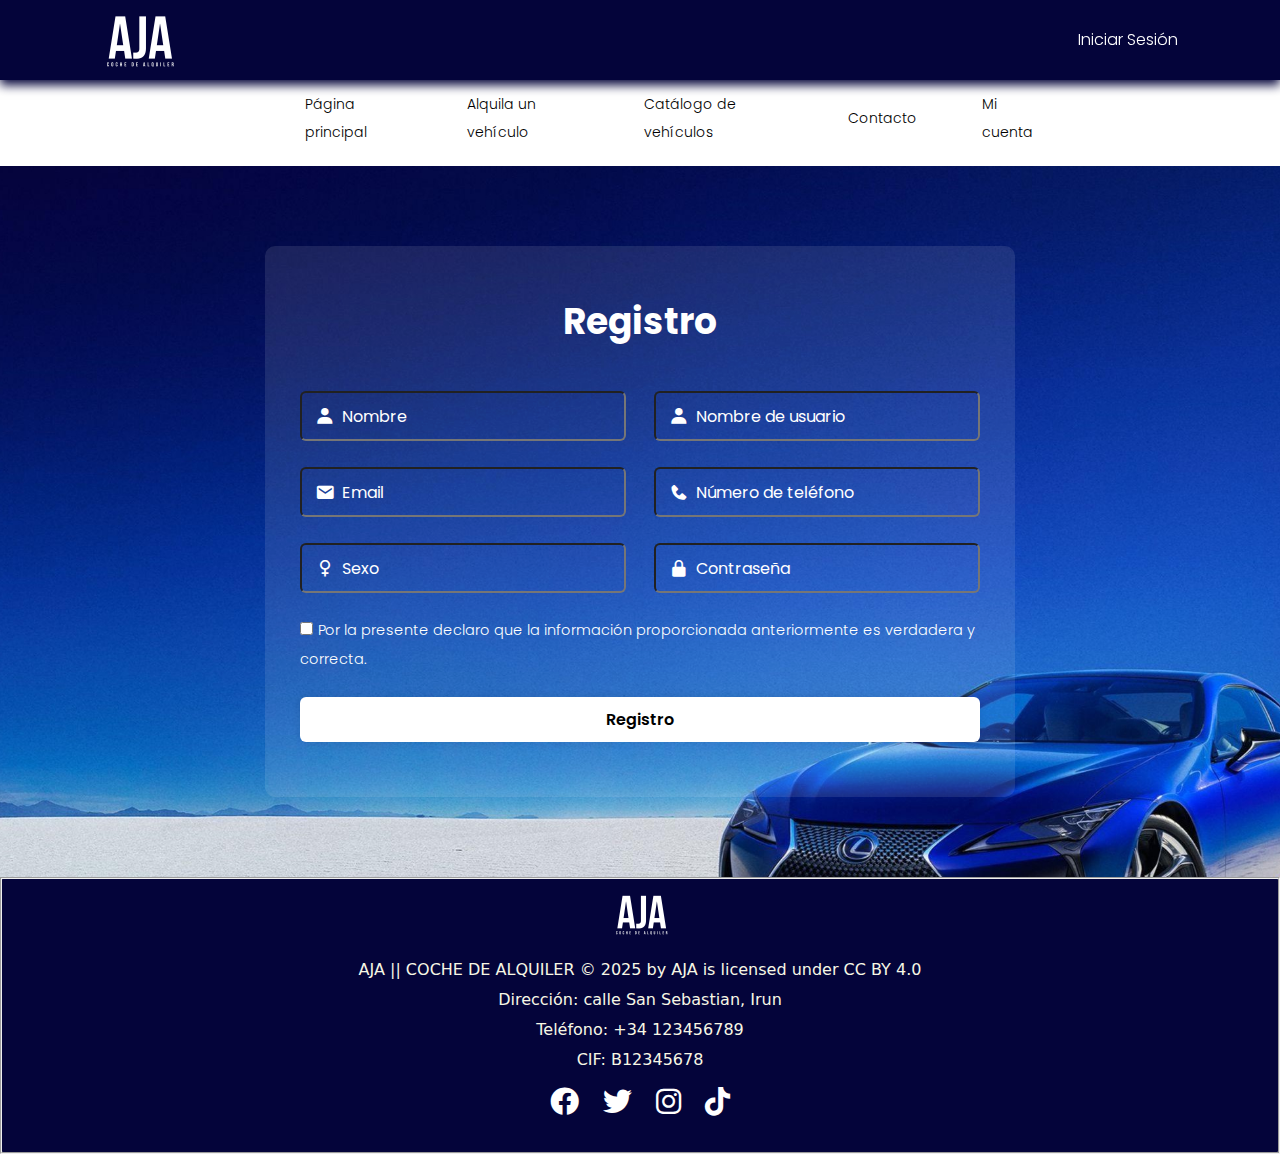
<file: contacto.html>
<!DOCTYPE html>
<html lang="en">
<head>
    <meta charset="UTF-8">
    <meta name="viewport" content="width=device-width, initial-scale=1.0">
    <link rel="stylesheet" href="styles-contacto.css">
    <title>AJA || COCHE DE ALQUILER </title>
    <link href='https://unpkg.com/boxicons@2.1.4/css/boxicons.min.css' rel='stylesheet'>
    <link rel="stylesheet" href="https://cdnjs.cloudflare.com/ajax/libs/font-awesome/6.0.0/css/all.min.css"/>
    <style>
        @import url('https://fonts.googleapis.com/css2?family=Montserrat:ital,wght@0,100..900;1,100..900&family=Poppins:ital,wght@0,100;0,200;0,300;0,400;0,500;0,600;0,700;0,800;0,900;1,100;1,200;1,300;1,400;1,500;1,600;1,700;1,800;1,900&display=swap');
    </style>
</head>
    <body>

                        <!--------- HEADER ---------->

        <header>
            <img src = "img/Untitled (2).png" alt="AJA"> <!-- Logo de la pagina -->
            <a href="iniciar-sesion.html">Iniciar Sesión</a>
        </header>

                        <!--------- SIDEBAR ---------->

        <div class = "container">
            <nav class="sidebar">
                <ul>
                    <li><a href="index.html">Página principal</a></li>
                    <li><a href="alquiler.html">Alquila un vehículo</a></li>
                    <li><a href="catalogoVehiculos.html">Catálogo de vehículos</a></li>
                    <li><a href="contacto.html">Contacto</a></li>
                    <li><a href="cuenta.html">Mi cuenta</a></li>
                </ul>
            </nav>
            </div>

                            <!--------- WRAPPER ---------->

        <div class = "wrapper">
            <form action = "">
                <h1>Registro</h1>

                <div class = "input-box">
                    <div class = "input-field">
                        <input type = "text" placeholder="Nombre" required>
                        <i class='bx bxs-user'></i>
                    </div>
                    <div class = "input-field">
                        <input type = "text" placeholder="Nombre de usuario" required>
                        <i class='bx bxs-user'></i>
                    </div>
                </div>

                <div class = "input-box">
                    <div class = "input-field">
                        <input type = "email" placeholder="Email" required>
                        <i class='bx bxs-envelope' ></i>
                    </div>
                    <div class = "input-field">
                        <input type = "number" placeholder="Número de teléfono" required>
                        <i class='bx bxs-phone' ></i>
                    </div>
                </div>

                <div class = "input-box">
                    <div class = "input-field">
                        <input type = "text" placeholder="Sexo" required>
                        <i class='bx bx-female-sign'></i>
                    </div>
                    <div class = "input-field">
                        <input type = "password" placeholder="Contraseña" required>
                        <i class='bx bxs-lock-alt' ></i>
                    </div>
                </div>

                <label><input type = "checkbox">Por la presente declaro que la información 
                    proporcionada anteriormente es verdadera y correcta.</label>

                <button type="submit" class = "btn"><a href="iniciar-sesion.html">Registro</a></button>
            </form>
        </div>

                        <!--------- FOOTER ---------->

        <footer class="footer">
            <fieldset>
            <img src="img/Untitled (3).png" alt="logo"> <!-- Logo de la pagina -->
            <p>AJA || COCHE DE ALQUILER © 2025 by AJA is licensed under CC BY 4.0 </p>
            <p>Dirección: calle San Sebastian, Irun</p>
            <p>Teléfono: +34 123456789</p>
            <p>CIF: B12345678</p>
            <div class="social-media">
                <a href="#"><i class="fab fa-facebook"></i></a>
                <a href="#"><i class="fab fa-twitter"></i></a>
                <a href="#"><i class="fab fa-instagram"></i></a>
                <a href="#"><i class="fab fa-tiktok"></i></a>
            </div>
            </fieldset>
        </footer>
    </body>  
</html>
</file>
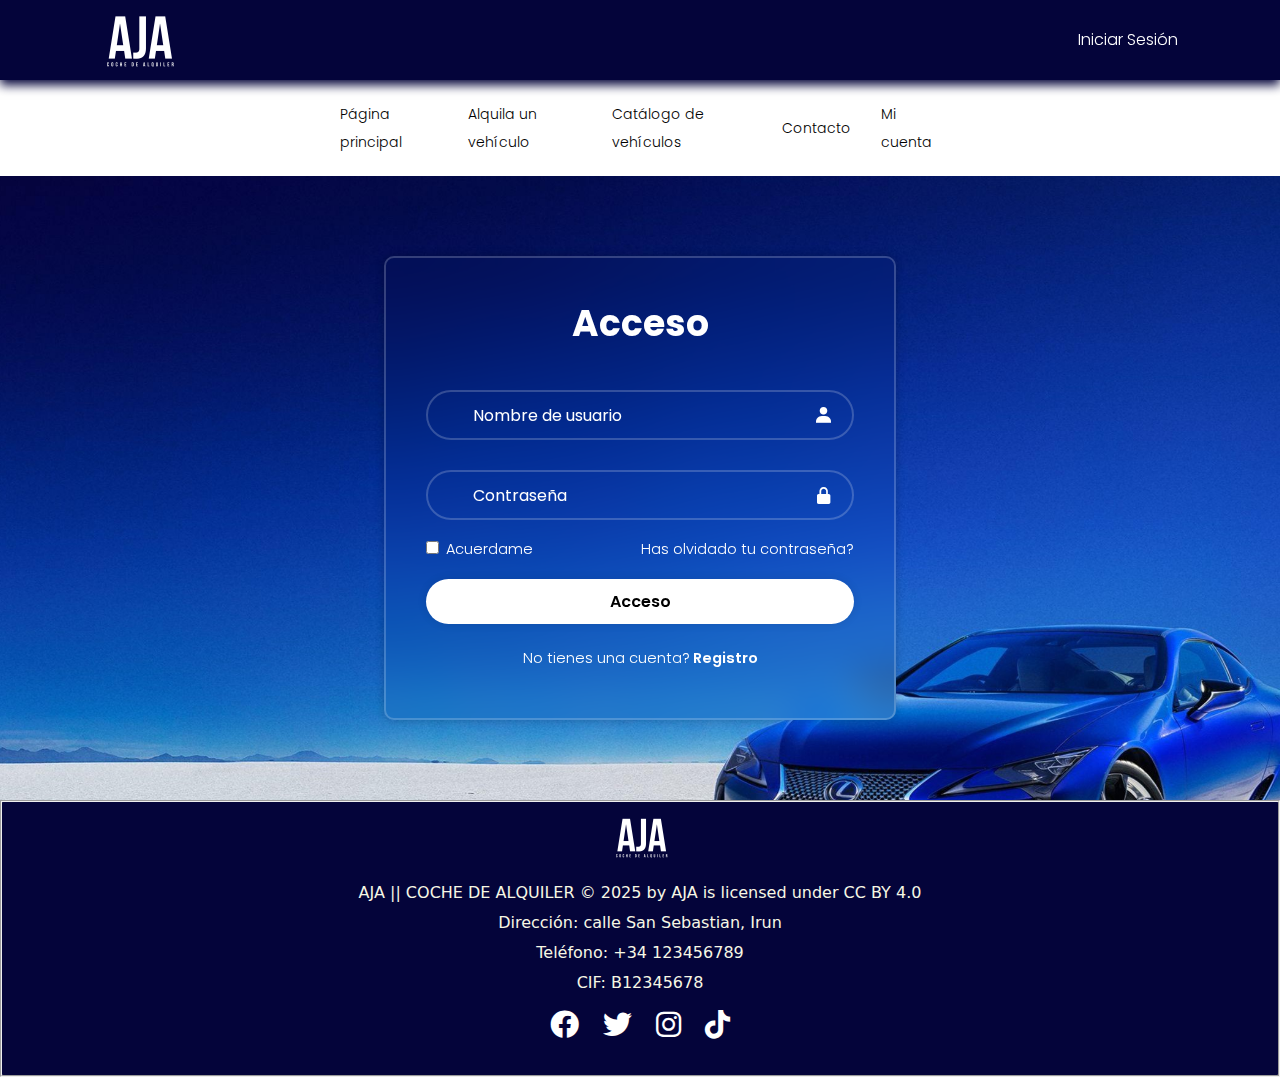
<file: iniciar-sesion.html>
<!DOCTYPE html>
<html lang="en">
<head>
    <meta charset="UTF-8">
    <meta name="viewport" content="width=device-width, initial-scale=1.0">
    <link rel="stylesheet" href="styles-iniciar.css">
    <title>AJA || COCHE DE ALQUILER </title>
    <link href='https://unpkg.com/boxicons@2.1.4/css/boxicons.min.css' rel='stylesheet'>
    <link rel="stylesheet" href="https://cdnjs.cloudflare.com/ajax/libs/font-awesome/6.0.0/css/all.min.css"/>
    <style>
        @import url('https://fonts.googleapis.com/css2?family=Montserrat:ital,wght@0,100..900;1,100..900&family=Poppins:ital,wght@0,100;0,200;0,300;0,400;0,500;0,600;0,700;0,800;0,900;1,100;1,200;1,300;1,400;1,500;1,600;1,700;1,800;1,900&display=swap');
    </style>
</head>
<body>

                    <!--------- HEADER ---------->

    <header>
        <img src = "img/Untitled (2).png" alt="AJA"> <!-- Logo de la pagina -->
        <a href="iniciar-sesion.html">Iniciar Sesión</a>
    </header>

                    <!--------- SIDEBAR ---------->

    <div class = "container">
        <nav class="sidebar">
            <ul>
                <li><a href="index.html">Página principal</a></li>
                <li><a href="alquiler.html">Alquila un vehículo</a></li>
                <li><a href="catalogoVehiculos.html">Catálogo de vehículos</a></li>
                <li><a href="contacto.html">Contacto</a></li>
                <li><a href="cuenta.html">Mi cuenta</a></li>
            </ul>
        </nav>
        </div>

                        <!--------- WRAPPER ---------->

        <div class = "wrapper">
            <form action="">
                <h1>Acceso</h1>
                <div class = "input-box">
                    <input type = "text" placeholder = "Nombre de usuario" required>
                    <i class='bx bxs-user'></i>
                </div>
                <div class = "input-box">
                    <input type = "password" placeholder="Contraseña" required>
                    <i class='bx bxs-lock-alt' ></i>
                </div>

                <div class = "remember-forgot">
                    <label><input type = "checkbox"> Acuerdame</label>
                    <a href = "#"> Has olvidado tu contraseña?</a> 
                </div>

                <button type = "submit" class = "btn"><a href = "index.html.">Acceso</a></button>

                <div class = "register-link">
                    <p>No tienes una cuenta?<a 
                        href = "contacto.html">  Registro</a></p>
                </div>
            </form>
        </div>

                        <!--------- FOOTER ---------->

        <footer class="footer">
            <fieldset>
            <img src="img/Untitled (3).png" alt="logo"> <!-- Logo de la pagina -->
            <p>AJA || COCHE DE ALQUILER © 2025 by AJA is licensed under CC BY 4.0 </p>
            <p>Dirección: calle San Sebastian, Irun</p>
            <p>Teléfono: +34 123456789</p>
            <p>CIF: B12345678</p>
            <div class="social-media">
                <a href="#"><i class="fab fa-facebook"></i></a>
                <a href="#"><i class="fab fa-twitter"></i></a>
                <a href="#"><i class="fab fa-instagram"></i></a>
                <a href="#"><i class="fab fa-tiktok"></i></a>
            </div>
            </fieldset>
        </footer>
</body>
</html>
</file>
<file: styles-index.css>
* {
    margin: 0;
    padding: 0;
    font-family: "Poppins", sans-serif;
    box-sizing: border-box;
    list-style: none;
    text-decoration:  none;
}
header {
    position: fixed;
    z-index: 1000;
    display: flex;
    top: 0;
    left: 0;
    right: 0;
    height: 80px;
    justify-content: space-between;
    align-items: center;
    padding: 0 8%;
    background-color: #04043a;
    color: white;
}
header i{
    text-decoration: none;
    color: white;
}
header img{
    height: 75px;
    width: 75px;
}
header a{
    color: #fff;
    text-decoration: none;
    list-style: none;
}
body{
    font-family: system-ui, -apple-system, BlinkMacSystemFont, 'Segoe UI', Roboto, Oxygen, Ubuntu, Cantarell, 'Open Sans', 'Helvetica Neue', sans-serif;
    font-optical-sizing: auto;
    font-weight: 300;
    font-size: normal;
    line-height: 2;
    letter-spacing: normal;
    display: block;
    flex-direction: column;
    align-items: center;
    background-color: #f0f0f0;
}
/*SIDEBAR*/
/* Стили для боковой панели */
.sidebar {
    background-color: #fff;
    display: flex;
    justify-content: space-between;
    align-items: center;
    margin-top: 80px;
    padding: 5px 0; /* Agrega un poco de espacio arriba y abajo */
  }
  
  .sidebar ul {
    display: flex;
    list-style-type: none;
    padding: 0 200px;
    margin: 0;
  }
  
  .sidebar li {
    padding: 0 50px; /* Agrega más espacio entre los elementos */
  }
  
  .sidebar a {
    color: black;
    text-decoration: none;
  }
  
  .sidebar li:hover,
  .sidebar a:hover {
    background-color: #f0f0f0;
    color: #04043a;
  }
  


footer {
    display: block;
    background-color: #04043a;
    color: white;
    height: 100%;
    width: 100%;
    border-radius: 8px;
    justify-content: space-between;
    margin: auto;
    flex-wrap: wrap;
    color: white;
    text-align: center;
}
.footer {
    flex: 0 0 auto;  /* Фіксована висота */
    margin-top: auto; /* Відштовхує футер вниз */
}
footer img{
    display: block;
    margin-left: auto;
    margin-right: auto;
    height: 75px;
    width: 75px;
}
footer p{
    font-family: system-ui, -apple-system, BlinkMacSystemFont, 'Segoe UI', Roboto, Oxygen, Ubuntu, Cantarell, 'Open Sans', 'Helvetica Neue', sans-serif;
    font-weight: 400;
    font-style: normal;
    text-align: center;
    color: #f7f7e5;
    height: 30px;
}
footer p:hover{
    color:#caddfa;
}
.social-media {
    flex: 1;
    min-width: 250px;
    margin-bottom: 20px;
}
.social-media a {
    color: white;
    margin: 0 10px;
    font-size: 1.8rem;
    transition: color 0.3s;
}
.social-media a:hover {
    color:#caddfa;
}

.servicios h1{
    margin-top: 40px;
    text-align: center;
}
.servicios p{
text-align: center;
}
.oficinas h1{
    text-align: center;
    margin-top: 40px;
}
.comments-section{
    background-color: #fff;
    padding: 20px;
    border-radius: 8px;
    max-width: 1200px;
    margin: 20px auto;
    box-shadow: 0 2px 10px rgba(0, 0, 0, 0.1);
}
.comments-section h2{
    text-align: center;
    margin-bottom: 20px;
}
.comment{
    background: #f9f9f9;
    border: 1px solid #ddd;
    border-radius: 5px;
    padding: 15px;
    margin-bottom: 15px;
    box-shadow: 0 1px 5px rgba(0, 0, 0, 0.1);
    
}
.user-info{
    display: flex;
    justify-content: space-between;
    margin-bottom: 10px;
}
.user-name{
    font-weight: bold;
}
.user-location{
    font-size: 0.9em;
    color: #666;
}
.user-comment{
    margin: 10px 0;
}
.rating{
    color: gold;
    font-size: 1.2em;
}
.sobre-nosotros{
        background-color: #fff;
        padding: 20px;
        border-radius: 8px;
        max-width: 1200px;
        margin: 20px auto;
        box-shadow: 0 2px 10px rgba(0, 0, 0, 0.1);
}
.sobre-nosotros h2{
        text-align: center;
        margin-bottom: 20px;
}


/*RESPONSIVE*/

/* PARA IPHONE 14 PRO MAX */
@media (min-width: 300px) and (max-width: 600px) {
    header {
        padding: 0 5%;
        height: auto;
        width: 55%;
    }

    header img {
        height: 50px;
        width: 50px;
    }
    header a{
        font-size: 12px;
    }

    .sidebar {
        display: flex;
        justify-content: space-around;
        align-items: center;
        margin-top: 60px;
        padding: 5px 14px; /* Más espacio arriba y abajo */
      }
    
      .sidebar ul {
        display: flex;
        padding: 0;
        margin: 0;
        align-items: center; /* Alineamos a la izquierda */
      }
    
      .sidebar li {
        font-size: 8px;
        padding: 10px 15px; /* Más espacio entre elementos */
      }

    footer {
        padding: 10px;
        width:95%;
    }

    footer p {
        font-size: 10px;
    }

    .sobre-nosotros-container, .comments-section-container {
        display: flex;
        justify-content: center;
    }

    .sobre-nosotros, .comments-section {
        left: 0;
        right: 0;
        max-width: 35%;
        margin: 20px auto; /* Центрируем по горизонтали */
        padding: 15px;
    }

    .sobre-nosotros h2, .comments-section h2 {
        font-size: 18px;
        margin-bottom: 15px;
    }
    .sobre-nosotros h1{
        font-size: 20px;
    }
    .sobre-nosotros p{
        font-size: 14px;
    }
    .comment {
        padding: 10px;
        margin-bottom: 10px;
    }

    .user-name {
        font-size: 14px;
    }

    .user-location {
        font-size: 12px;
    }

    .user-comment {
        font-size: 14px;
    }

    .rating {
        font-size: 16px;
    }
}



/* PARA IPAD PRO */
@media (min-width: 900px) and (max-width: 1100px) {
    header {
        padding: 0 7%;
        height: 80px;
        width: 100%;
    }

    header img {
        height: 65px;
        width: 65px;
    }
    header a{
        font-size: 16px;
    }

    .sidebar {
        display: flex;
        justify-content: space-around;
        align-items: center;
        margin-top: 80px;
        padding: 15px 230px; /* Más espacio arriba y abajo */
        width: auto;
      }
    
      .sidebar ul {
        display: flex;
        padding: 0;
        margin: 0;
        align-items: center; /* Alineamos a la izquierda */
      }
    
      .sidebar li {
        font-size: 14px;
        padding: 8px 15px; /* Más espacio entre elementos */
      }

      footer{
        margin-bottom: 0;
        width: 100%;
    }
    footer p {
        font-size: 14px;
    }

    .sobre-nosotros-container, .comments-section-container {
        display: flex;
        justify-content: center;
    }

    .sobre-nosotros, .comments-section {
        left: 0;
        right: 0;
        max-width: 85%;
        margin: 20px auto; /* Центрируем по горизонтали */
        padding: 15px;
    }

    .sobre-nosotros h2, .comments-section h2 {
        font-size: 24px;
        margin-bottom: 15px;
    }
    .sobre-nosotros h1{
        font-size: 36px;
    }
    .sobre-nosotros p{
        font-size: 24px;
    }
    .comment {
        padding: 10px;
        margin-bottom: 10px;
    }

    .user-name {
        font-size: 14px;
    }

    .user-location {
        font-size: 12px;
    }

    .user-comment {
        font-size: 14px;
    }

    .rating {
        font-size: 16px;
    }
    footer{
        width: 100%;
    }
}

/* PARA ASUS ZENBOOK FOLD*/
@media (min-width: 1200px) {
    header {
        padding: 0 8%;
        height: 80px;
    }

    header img {
        height: 75px;
        width: 75px;
    }

    .sidebar li {
        font-size: 14px;
        padding: 10px 35px ; /* Оставляем как есть */
        margin-left: 40px; /* Оставляем как есть */
    }
}
</file>
<file: style_card2.css>
*{
    margin: 0;
    padding: 0;
    box-sizing: border-box;
    font-family: 'Poppins', sans-serif;
}
body{
    min-height: 100vh;
    display: flex;
    align-items: center;
    justify-content: center;
    background-color: #efefee;
}
.slide-content{
    margin: 20px 40px;
    background-color: #fff;
    overflow: hidden;
    border-radius: 25px;
}
.slide-container{
    max-width: 1120px;
    width: 100%;
    padding: 40px 0;
}
.card{
    width:320px;
    border-radius: 25px;
    background-color: #FFF;
}
.image-content,
.card-content{
    display:flex;
    flex-direction: column;
    align-items: center;
    padding: 10px 14px;
}
.image-content{
    position: relative;
    row-gap: 5px;
    padding: 25px 0;
}
.overlay{
    position: absolute;
    left: 0;
    top: 0;
    height: 100%;
    width: 100%;
    background-color: #4070F4;
    border-radius: 25px 25px 0 25px;
}
.overlay::before,
.overlay::after{
    position: absolute;
    content: '';
    right: 0;
    bottom: -40px;
    height: 40px;
    width: 40px;
    background-color: #4070F4;
}
.overlay::after{
    border-radius: 0 25px 0 0;
    background-color: #FFF;
}
.card-image{
    position: relative;
    height: 150px;
    width: 150px;
    border-radius: 50%;
    background-color: #FFF;
    padding: 3px;
}
.card-image .card-img{
    height: 100%;
    width:100%;
    object-fit: cover;
    border-radius: 50%;
    border: 4px solid  #04043a;
}
.name{
    font-size: 18px;
    font-weight: 500;
    color:#333;
}
.description{
    font-size: 14px;
    color: #707070;
    text-align: center;
}
.button{
    border:none;
    font-size: 16px;
    color: #FFF;
    padding: 8px 16px;
    background-color: #4070F4;
    border-radius: 6px;
    margin:14px;
    cursor: pointer;
    transition: all 0.3s ease;
}
.button:hover{
    background: #265DF2;
}
.swiper-navBtn{
    color: #04043a;
    transition: color 0.3s ease;
}
.swiper-navBtn:hover{
    color: #707070;
}
.swiper-navBtn::before,
.swiper-navBtn::after{
    font-size: 40px;
}
.swiper-button-next{
    right: 0;
}
.swiper-button-prev{
    left: 0;
}
.swiper-pagination-bullet{
    background-color: #04043a;
    opacity: 1;
}
.swiper-pagination-bullet-active{
    background-color: #707070;
}


/* Отзывчивый дизайн */
@media screen and (max-width: 768px) {
    .slide-content {
        margin: 0 10px;
    }

    .card {
        width: 90%; /* Увеличиваем ширину карточки для мобильных */
        margin: 10px auto; /* Центрируем карточку */
    }

    .swiper-navBtn {
        display: none; /* Скрываем кнопки навигации на мобильных */
    }

    .name {
        font-size: 16px; /* Уменьшаем размер шрифта имени */
    }

    .description {
        font-size: 12px; /* Уменьшаем размер шрифта описания */
    }

    .button {
        font-size: 14px; /* Уменьшаем размер кнопки */
        padding: 6px 12px; /* Уменьшаем отступы кнопки */
    }
}

@media screen and (min-width: 769px) and (max-width: 1120px) {
    .card {
        width: 45%; /* Увеличиваем ширину карточки для планшетов */
        margin: 10px; /* Уменьшаем отступы */
    }
}
</file>
<file: style_card3.css>
*{
    margin: 0;
    padding: 0;
    box-sizing: border-box;
    font-family: 'Poppins', sans-serif;
}
body{
    min-height: 100vh;
    display: flex;
    align-items: center;
    justify-content: center;
    background-color: #efefee;
}
.slide-content{
    margin: 20px 40px;
    background-color: #fff;
    overflow: hidden;
    border-radius: 25px;
}
.slide-container{
    max-width: 1120px;
    width: 100%;
    padding: 40px 0;
}
.card{
    width:320px;
    border-radius: 25px;
    background-color: #FFF;
}
.image-content,
.card-content{
    display:flex;
    flex-direction: column;
    align-items: center;
    padding: 10px 14px;
}
.image-content{
    position: relative;
    row-gap: 5px;
    padding: 25px 0;
}
.overlay{
    position: absolute;
    left: 0;
    top: 0;
    height: 100%;
    width: 100%;
    background-color: #4070F4;
    border-radius: 25px 25px 0 25px;
}
.overlay::before,
.overlay::after{
    position: absolute;
    content: '';
    right: 0;
    bottom: -40px;
    height: 40px;
    width: 40px;
    background-color: #4070F4;
}
.overlay::after{
    border-radius: 0 25px 0 0;
    background-color: #FFF;
}
.card-image{
    position: relative;
    height: 150px;
    width: 150px;
    border-radius: 50%;
    background-color: #FFF;
    padding: 3px;
}
.card-image .card-img{
    height: 100%;
    width:100%;
    object-fit: cover;
    border-radius: 50%;
    border: 4px solid  #04043a;
}
.name{
    font-size: 18px;
    font-weight: 500;
    color:#333;
}
.description{
    font-size: 14px;
    color: #707070;
    text-align: center;
}
.button{
    border:none;
    font-size: 16px;
    color: #FFF;
    padding: 8px 16px;
    background-color: #4070F4;
    border-radius: 6px;
    margin:14px;
    cursor: pointer;
    transition: all 0.3s ease;
}
.button:hover{
    background: #265DF2;
}
.swiper-navBtn{
    color: #04043a;
    transition: color 0.3s ease;
}
.swiper-navBtn:hover{
    color: #707070;
}
.swiper-navBtn::before,
.swiper-navBtn::after{
    font-size: 40px;
}
.swiper-button-next{
    right: 0;
}
.swiper-button-prev{
    left: 0;
}
.swiper-pagination-bullet{
    background-color: #04043a;
    opacity: 1;
}
.swiper-pagination-bullet-active{
    background-color: #707070;
}

/*RESPONSIVE*/

@media screen and (max-width: 768px) {
    .slide-content{
        margin: 0 10px;
    }
    .swiper-navBtn{
       display: none;
    }
}
/* Для мобильных устройств */
@media (max-width: 600px) {
    header {
        padding: 0 5%;
        height: 60px;
    }

    header img {
        height: 50px;
        width: 50px;
    }

    .sidebar {
        height: auto; /* Позволяет sidebar адаптироваться */
        flex-direction: column; /* Вертикальное расположение */
    }

    .sidebar li {
        padding: 10px 20px; /* Уменьшение отступов */
        margin-left: 0; /* Убираем отступ слева */
    }

    .container-table {
        width: 90%; /* Увеличиваем ширину для мобильных */
        padding: 10px; /* Уменьшаем отступы */
    }

    table {
        font-size: 12px; /* Уменьшаем размер шрифта для мобильных */
    }

    .card__img {
        width: 100%; /* Полная ширина для изображений */
        height: auto; /* Автоматическая высота для сохранения пропорций */
    }

    .card__data {
        width: 90%; /* Увеличиваем ширину для мобильных */
        padding: 1rem; /* Уменьшаем отступы */
    }
}

/* Для планшетов */
@media (min-width: 601px) and (max-width: 900px) {
    header {
        padding: 0 7%;
        height: 70px;
    }

    header img {
        height: 65px;
        width: 65px;
    }

    .sidebar {
        height: 55px; /* Оставляем как есть */
    }

    .container-table {
        width: 80%; /* Увеличиваем ширину для планшетов */
    }

    table {
        font-size: 14px; /* Оставляем как есть */
    }

    .card__data {
        width: 80%; /* Увеличиваем ширину для планшетов */
    }
}

/* Для ноутбуков и больших экранов */
@media (min-width: 901px) {
    header {
        padding: 0 8%;
        height: 80px;
    }

    header img {
        height: 75px;
        width: 75px;
    }

    .container-table {
        max-width: 1200px; /* Оставляем как есть */
    }

    .card__img {
        width: 328px; /* Оставляем как есть */
        height: 250px; /* Оставляем как есть */
    }

    .card__data {
        width: 280px; /* Оставляем как есть */
    }
}
</file>
<file: styles-alquiler.css>
* {
    margin: 0;
    padding: 0;
    font-family: "Poppins", sans-serif;
    box-sizing: border-box;
    list-style: none;
    text-decoration:  none;
}

body {
display: flex;
flex-direction: column;
align-items: center;
min-height: 100vh;
background: url(img/3580671.jpg) no-repeat;
background-size: cover;
background-position: center;
font-family: system-ui, -apple-system, BlinkMacSystemFont, 'Segoe UI', Roboto, Oxygen, Ubuntu, Cantarell, 'Open Sans', 'Helvetica Neue', sans-serif;
font-optical-sizing: auto;
font-weight: 300;
font-size: normal;
line-height: 2;
letter-spacing: normal;
}

/* Стили для шапки */
header {
position: fixed;
z-index: 1000;
top: 0;
left: 0;
right: 0;
height: 80px;
display: flex;
justify-content: space-between;
align-items: center;
padding: 0 8%;
box-shadow: 0 5px 10px #04043a;
background-color: #04043a;
color: white;
}

header i,
header a {
color: #fff;
text-decoration: none;
}

header img {
height: 75px;
width: 75px;
}

.wrapper {
    flex-grow: 1;
    width: 1000px;
    background: rgba(255, 255, 255, 0.1);
    border-radius: 10px;
    padding: 40px 35px 55px;
    margin-top: 40px;
    margin-bottom: 40px;
    }
    .wrapper h1{
        font-size: 36px;
        text-align: center;
        margin-bottom: 20px;
        color: white;
    }
    .wrapper .input-box{
        display: flex;
        justify-content: space-between;
        flex-wrap: wrap;
        background: rgba(255, 255, 255, .0);
    }
    .input-box .input-field{
        position: relative;
        width: 48%;
        height: 50px;
        margin: 13px 0;
        color: white;
    }
    .input-box .input-field input::placeholder{
        color:#fff
    }
    .input-box .input-field i{
        position: absolute;
        left: 15px;
        top: 50%;
        transform: translateY(-50%);
        font-size: 20px;
    }
    .input-box .input-field input{
        width: 100%;
        height: 100%;
        background: transparent;
        border: 2px solid rgba(255, 255, 255, alpha.2);
        overflow: none;
        font-size: 16px;
        color:#fff;
        border-radius: 6px;
        padding: 15px 15px 15px 40px;
    }
    .wrapper label{
        display: inline-block;
        font-size: 14.5px;
        margin: 10px 0 23px;
    }
    .wrapper label input{
        accent-color: #fff;
        margin-right: 5px;
    }
    .wrapper .btn{
        width: 100%;
        height: 45px;
        background: #fff;
        border: none;
        outline: none;
        border-radius: 6px;
        box-shadow: 0 0 10px rgba(0, 0, 0, .1);
        cursor: pointer;
        font-size: 16px;
        color: #333;
        font-weight: 600;
    }
    label{
        color: #fff;
    }

/* Стили для боковой панели */
.sidebar {
    background-color: #fff;
    display: flex;
    justify-content: space-between;
    align-items: center;
    margin-top: 80px;
    padding: 10px 0; /* Agrega un poco de espacio arriba y abajo */
  }
  
  .sidebar ul {
    display: flex;
    list-style-type: none;
    padding: 0 200px;
    margin: 0;
  }
  
  .sidebar li {
    padding: 10px 50px; /* Agrega más espacio entre los elementos */
  }
  
  .sidebar a {
    color: black;
    text-decoration: none;
  }
  
  .sidebar li:hover,
  .sidebar a:hover {
    background-color: #f0f0f0;
    color: #04043a;
  }

footer {
    display: block;
    background-color: #04043a;
    color: white;
    height: 100%;
    width: 100%;
    border-radius: 8px;
    justify-content: space-between;
    margin: auto;
    flex-wrap: wrap;
    color: white;
    text-align: center;
}
.footer {
    flex: 0 0 auto;  /* Фіксована висота */
    margin-top: auto; /* Відштовхує футер вниз */
}
footer img{
    display: block;
    margin-left: auto;
    margin-right: auto;
    height: 75px;
    width: 75px;
}
footer p{
    font-family: system-ui, -apple-system, BlinkMacSystemFont, 'Segoe UI', Roboto, Oxygen, Ubuntu, Cantarell, 'Open Sans', 'Helvetica Neue', sans-serif;
    font-weight: 400;
    font-style: normal;
    text-align: center;
    color: #f7f7e5;
    height: 30px;
}
footer p:hover{
    color:#caddfa;
}
.social-media {
    flex: 1;
    min-width: 250px;
    margin-bottom: 20px;
}
.social-media a {
    color: white;
    margin: 0 10px;
    font-size: 1.8rem;
    transition: color 0.3s;
}
.social-media a:hover {
    color:#caddfa;
}
.dropdown{
    min-width: 15em;
    position: relative;
    margin: 2em;
    width: 80%;
    margin-left: 100px;
}
.dropdown *{
    box-sizing: border-box;
}

.dropdown h1{
    font-size: 36px;
    text-align: center;
    margin-bottom: 20px;
    color: white;
}
.select-clicked {
    border: 1px solid #fff;
    box-shadow: 0 0 0.8em #fff;
    background: transparent;
    color: #fff;
}
.select {
    background: transparent;
    overflow: none;
    color: #fff;
    font-size: 18px;
    display: flex;
    justify-content: space-between;
    align-items: center;
    border: 2px solid rgba(255, 255, 255, 0.2);
    border-radius: 0.5em;
    padding: 1em;
    cursor: pointer;
    transition: background 0.3s;
}
/*CLICKED STYLES*/
.select-clicked{
    border: 1px #fff solid;
    box-shadow: 0 0 0.8em #fff;
}
.select:hover{
    background: #04043a6b;
}
.caret{
    width: 0;
    height: 0;
    border-bottom: 5px solid transparent;
    border-top: 5px solid transparent;
    border-left: 6px solid #fff;
    transition: 0.3s;
}
.caret-rotate{
    transform: rotate(90deg);
}
.menu {
    list-style: none;
    padding: 0em 0.5em;
    background: #04043a;
    box-shadow: 0 0.5em 1em rgba(0, 0, 0, 0.2);
    border-radius: 0.5em;
    color: #fff;
    position: absolute;
    display: none;
    top: 100%;
    left: 0;
    width: 100%;
    height: 15em;
    transition: 300ms cubic-bezier(0.77, 0, 0.18, 1);
    z-index: 10; /* Збільшуємо z-index для меню */
    overflow-y: auto; /* Якщо контент перевищує, з'являється прокрутка */
}
.menu.active {
    display: block;
}
.menu.menu-open{
    display: block;
}
.menu-open{
    border: 1px #383838 solid;
    height:  15em;
}
/*CUSTOM SCROLLBAR*/
.menu::-webkit-scrollbar{
    width: 8px
}

/*TRACK*/
.menu::-webkit-scrollbar-track{
    background-color: #404040;
}

/*HANDLE*/
.menu::-webkit-scrollbar-thumb{
    background: #727272;
}

/*HANDLE ON HOVER*/
.menu::-webkit-scrollbar-thumb:hover{
    background: #9e9e9e;
}
li p{
    font-family: "Poppins", sans-serif;
}
.menu li{
    padding: 0.7em;
    margin: 0.3em 0;
    border-radius: 0.5em;
    cursor: pointer;
}
.menu li:hover{
    background: #ffffff50;
}

/*ACTIVE STYLES*/
.active{
    background: #ffffff50;
    color: #fff;
}
.text-fade-in{
    animation: textFade 300ms ease-out;
}
input[type="date"] {
    background: transparent;
    overflow: none;
    color: #fff;
    color: white;
    border: none;
    padding: 15px;
    width: 100%;
    font-size: 16px;
    cursor: pointer;
    z-index: 10;  /* Підвищити z-index */
}

::-webkit-calendar-picker-indicator {
    background: transparent;
    overflow: none;
    color: #fff;
    cursor: pointer;
    z-index: 10;  /* Підвищити z-index */
}

@keyframes textFade {
    0% {
        transform: translateX(-1em);
        opacity: 0;
    }
    100% {
        transform: translateX(0);
        opacity: 1;
    }
}
/* PARA IPHONE 14 PRO MAX */
@media (min-width: 300px) and (max-width: 600px) {
    header {
        padding: 0 5%;
        height: 60px;
    }

    header img {
        height: 50px;
        width: 50px;
    }
    header a{
        font-size: 12px;
    }

    .sidebar {
        display: flex;
        justify-content: space-around;
        align-items: center;
        margin-top: 60px;
        padding: 5px 8px; /* Más espacio arriba y abajo */
      }
    
      .sidebar ul {
        display: flex;
        padding: 0;
        margin: 0;
        align-items: center; /* Alineamos a la izquierda */
      }
    
      .sidebar li {
        font-size: 8px;
        padding: 10px 15px; /* Más espacio entre elementos */
      }
    .wrapper {
        width: 90%; /* Увеличиваем ширину для мобильных */
        padding: 20px; /* Уменьшаем отступы */
    }
    .wrapper h1{
    font-size: 24px;
    }
    .input-box .input-field {
        width: 100%; /* Полная ширина для мобильных */
        margin: 10px 20px; /* Уменьшаем отступы */
    }
    .selected{
        font-size: 16px;
    }
    .select li p{
        font-size: 16px;
    }
    .dropdown {
        padding: 10px;
        margin: 1em; /* Уменьшаем отступы */
        width: 90%; /* Увеличиваем ширину для мобильных */
    }

    footer {
        padding: 10px;
    }

    footer p{
        font-size: 10px;
    }
}

/* ДPARA IPAD PRO */
@media (min-width: 900px) and (max-width: 1200px) {
    header {
        padding: 0 7%;
        height: 70px;
    }
    header img {
        height: 65px;
        width: 65px;
    }
    header a{
        font-size: 16px;
    }

    .sidebar {
        display: flex;
        justify-content: space-around;
        align-items: center;
        margin-top: 80px;
        padding:10px 200px; /* Más espacio arriba y abajo */
        width: auto;
      }
    
      .sidebar ul {
        display: flex;
        padding: 0;
        margin: 0;
        align-items: center; /* Alineamos a la izquierda */
      }
    
      .sidebar li {
        font-size: 14px;
        padding: 10px 15px; /* Más espacio entre elementos */
      }
    .wrapper {
        left: 0;
        right: 0;
        width: 70%; /* Aumentamos el ancho para tabletas */
        padding: 30px; /* Aumentamos los márgenes */
    }
    
    .input-box .input-field {
        width: 48%; /* Dejamos como está */
    }
    
    .dropdown {
        margin-left: 60px;
        width: 80%; /* Aumentamos el ancho para tabletas */
    }
    footer{
        margin-bottom: 0;
        width: 100%;
    }
    footer p {
        font-size: 14px;
    }
}
/* PARA ASUS ZENBOOK FOLD */
@media (min-width: 1200px) {
    header {
        padding: 0 8%;
        height: 80px;
    }

    header img {
        height: 75px;
        width: 75px;
    }

    .sidebar li {
        font-size: 14px;
        padding: 0 0 10px 40px; /* Оставляем как есть */
        margin-left: 40px; /* Оставляем как есть */
    }
    .wrapper {
        width: 1000px; /* Оставляем как есть */
        padding: 40px 35px 55px; /* Оставляем как есть */
    }

    .input-box .input-field {
        width: 48%; /* Оставляем как есть */
    }

    .dropdown {
        width: 80%; /* Оставляем как есть */
    }
}
</file>
<file: style_card.css>
*{
    margin: 0;
    padding: 0;
    box-sizing: border-box;
    font-family: 'Poppins', sans-serif;
}
body{
    min-height: 100vh;
    display: flex;
    align-items: center;
    justify-content: center;
    background-color: #efefee;
}
.slide-content{
    margin: 20px 40px;
    background-color: #fff;
    overflow: hidden;
    border-radius: 25px;
}
.slide-container{
    max-width: 1120px;
    width: 100%;
    padding: 40px 0;
}
.card{
    width:320px;
    border-radius: 25px;
    background-color: #FFF;
}
.image-content,
.card-content{
    display:flex;
    flex-direction: column;
    align-items: center;
    padding: 10px 14px;
}
.image-content{
    position: relative;
    row-gap: 5px;
    padding: 25px 0;
    
}
.overlay{
    position: absolute;
    left: 0;
    top: 0;
    height: 100%;
    width: 100%;
    background-color: #4070F4;
    border-radius: 25px 25px 0 25px;
}
.overlay::before,
.overlay::after{
    position: absolute;
    content: '';
    right: 0;
    bottom: -40px;
    height: 40px;
    width: 40px;
    background-color: #4070F4;
}
.overlay::after{
    border-radius: 0 25px 0 0;
    background-color: #FFF;
}
.card-image{
    position: relative;
    height: 150px;
    width: 150px;
    border-radius: 50%;
    background-color: #FFF;
    padding: 3px;
}
.card-image .card-img{
    height: 100%;
    width:100%;
    object-fit: cover;
    border-radius: 50%;
    border: 4px solid  #04043a;
    
}
.name{
    font-size: 18px;
    font-weight: 500;
    color:#333;
}
.description{
    font-size: 14px;
    color: #707070;
    text-align: center;
}
.button{
    border:none;
    font-size: 16px;
    color: #FFF;
    padding: 8px 16px;
    background-color: #4070F4;
    border-radius: 6px;
    margin:14px;
    cursor: pointer;
    transition: all 0.3s ease;
}
.button:hover{
    background: #265DF2;
}
.swiper-navBtn{
    color: #04043a;
    transition: color 0.3s ease;
}
.swiper-navBtn:hover{
    color: #707070;
}
.swiper-navBtn::before,
.swiper-navBtn::after{
    font-size: 40px;
}
.swiper-button-next{
    right: 0;
}
.swiper-button-prev{
    left: 0;
}
.swiper-pagination-bullet{
    background-color: #04043a;
    opacity: 1;
}
.swiper-pagination-bullet-active{
    background-color: #707070;
}

/* Отзывчивый дизайн */
@media screen and (max-width: 600px) {
    .slide-content {
        margin: 0 10px;
    }

    .card {
        width: 50%; /* Увеличиваем ширину карточки для мобильных устройств */
    }

    .swiper-navBtn {
        display: none; /* Скрываем кнопки навигации на мобильных */
    }

    .name {
        font-size: 16px; /* Уменьшаем размер шрифта имени */
    }

    .description {
        font-size: 12px; /* Уменьшаем размер шрифта описания */
    }

    .button {
        font-size: 14px; /* Уменьшаем размер кнопки */
        padding: 6px 12px; /* Уменьшаем отступы кнопки */
    }
}

@media screen and (min-width: 769px) and (max-width: 1120px) {
    .card {
        width: 45%; /* Увеличиваем ширину карточки для планшетов */
        margin: 10px; /* Уменьшаем отступы */
    }
}
</file>
<file: styles_table.css>
* {
    margin: 0;
    padding: 0;
    font-family: "Poppins", sans-serif;
    box-sizing: border-box;
    list-style: none;
    text-decoration:  none;
}
header {
    position: fixed;
    z-index: 1000;
    display: flex;
    top: 0;
    left: 0;
    right: 0;
    height: 80px;
    justify-content: space-between;
    align-items: center;
    padding: 0 8%;
    background-color: #04043a;
    color: white;
}
header i{
    text-decoration: none;
    color: white;
}
header img{
    height: 75px;
    width: 75px;
}
header a{
    color: #fff;
    text-decoration: none;
    list-style: none;
}
body{
    font-family: system-ui, -apple-system, BlinkMacSystemFont, 'Segoe UI', Roboto, Oxygen, Ubuntu, Cantarell, 'Open Sans', 'Helvetica Neue', sans-serif;
    font-optical-sizing: auto;
    font-weight: 300;
    font-size: normal;
    line-height: 2;
    letter-spacing: normal;
    background-color: #f0f0f0;
}
/*SIDEBAR*/
.sidebar {
  background-color: #fff;
  display: flex;
  justify-content: space-between;
  align-items: center;
  margin-top: 80px;
  padding: 0 0; /* Agrega un poco de espacio arriba y abajo */
}

.sidebar ul {
  display: flex;
  list-style-type: none;
  padding: 10px 50px;
  margin: 0;
}

.sidebar li {
  padding: 10px 150px; /* Agrega más espacio entre los elementos */
}

.sidebar a {
  color: black;
  text-decoration: none;
}

.sidebar li:hover,
.sidebar a:hover {
  background-color: #f0f0f0;
  color: #04043a;
}
footer {
  display: block;
  background-color: #04043a;
  color: white;
  height: 100%;
  width: 100%;
  border-radius: 8px;
  justify-content: space-between;
  margin: auto;
  flex-wrap: wrap;
  color: white;
  text-align: center;
}
.footer {
  flex: 0 0 auto;  /* Фіксована висота */
  margin-top: auto; /* Відштовхує футер вниз */
}
footer img{
  display: block;
  margin-left: auto;
  margin-right: auto;
  height: 75px;
  width: 75px;
}
footer p{
  font-family: system-ui, -apple-system, BlinkMacSystemFont, 'Segoe UI', Roboto, Oxygen, Ubuntu, Cantarell, 'Open Sans', 'Helvetica Neue', sans-serif;
  font-weight: 400;
  font-style: normal;
  text-align: center;
  color: #f7f7e5;
  height: 30px;
}
footer p:hover{
  color:#caddfa;
}
.social-media {
  flex: 1;
  min-width: 250px;
  margin-bottom: 20px;
}
.social-media a {
  color: white;
  margin: 0 10px;
  font-size: 1.8rem;
  transition: color 0.3s;
}
.social-media a:hover {
  color:#caddfa;
}
.container-table{
    border: solid 1px rgba(255,255, 255, 0.2);
    padding: 10px;
    right: 0;
    left: 0;
    background-color: #fff;
    padding: 20px;
    border-radius: 8px;
    max-width: 1200px;
    margin: 20px auto;
    box-shadow: 0 2px 10px rgba(0, 0, 0, 0.1);
}
.container-table h1{
    text-align: center;
    margin-bottom: 20px;
}
.container-table p, a{
  text-align: center;
  text-decoration: none;
  list-style: none;
  color: black;
}
table{
    color: black;
    font-size: 14px;
    table-layout: fixed;
    border-collapse: collapse;
    margin: auto;
    margin-bottom: 40px;
    margin-top: 40px;
}
thead{
    background-color:rgba(0, 68, 255, 0.4);
}
th{
    padding: 20px 15px;
    font-weight: 700;
    text-transform: uppercase;
}
td{
    padding: 15px;
    border-bottom: solid 1px rgba(255,255, 255, 0.2);
}
tbody tr:hover{
    background: rgba(80, 126, 252, 0.4);
}
tbody tr{
    cursor: pointer;
}

/*=============== VARIABLES CSS ===============*/
:root {
    /*========== Colors ==========*/
    /*Color mode HSL(hue, saturation, lightness)*/
    --first-color: hsl(229, 73%, 47%);
    --title-color: hsl(0, 0%, 15%);
    --text-color: hsl(0, 0%, 35%);
    --body-color: hsl(0, 0%, 95%);
    --container-color: hsl(0, 0%, 100%);
  
    /*========== Font and typography ==========*/
    /*.5rem = 8px | 1rem = 16px ...*/
    --body-font: "Poppins", sans-serif;
    --h2-font-size: 1.25rem;
    --small-font-size: .813rem;
  }
  
  /*========== Responsive typography ==========*/
  @media screen and (min-width: 1120px) {
    :root {
      --h2-font-size: 1.5rem;
      --small-font-size: .875rem;
    }
  }
  /*=============== CARD ===============*/
  .container {
    display: grid;
    place-items: center;
  }
  
  .card__container {
    display: grid;
    row-gap: 3.5rem;
  }
  
  .card__article {
    position: relative;
    overflow: hidden;
  }
  
  .card__img {
    width: 328px;
    border-radius: 1.5rem;
    width: 250px;
    height: 250px;
    overflow: hidden;
    margin: 10px;
  }
  
  .card__data {
    width: 280px;
    background-color: var(--container-color);
    padding: 1.5rem 2rem;
    box-shadow: 0 8px 24px hsla(0, 0%, 0%, .15);
    border-radius: 1rem;
    position: absolute;
    bottom: -9rem;
    left: 0;
    right: 0;
    margin-inline: auto;
    opacity: 0;
    transition: opacity 1s 1s;
  }
  
  .card__description {
    display: block;
    font-size: var(--small-font-size);
    margin-bottom: .25rem;
  }
  
  .card__title {
    font-size: var(--h2-font-size);
    font-weight: 500;
    color: var(--title-color);
    margin-bottom: .75rem;
  }
  
  .card__button {
    text-decoration: none;
    font-size: var(--small-font-size);
    font-weight: 500;
    color: var(--first-color);
  }
  
  .card__button:hover {
    text-decoration: underline;
  }
  
  /* Naming animations in hover */
  .card__article:hover .card__data {
    animation: show-data 1s forwards;
    opacity: 1;
    transition: opacity .3s;
  }
  
  .card__article:hover {
    animation: remove-overflow 2s forwards;
  }
  
  .card__article:not(:hover) {
    animation: show-overflow 2s forwards;
  }
  
  .card__article:not(:hover) .card__data {
    animation: remove-data 1s forwards;
  }
  
  /* Card animation */
  @keyframes show-data {
    50% {
      transform: translateY(-10rem);
    }
    100% {
      transform: translateY(-7rem);
    }
  }
  
  @keyframes remove-overflow {
    to {
      overflow: initial;
    }
  }
  
  @keyframes remove-data {
    0% {
      transform: translateY(-7rem);
    }
    50% {
      transform: translateY(-10rem);
    }
    100% {
      transform: translateY(.5rem);
    }
  }
  
  @keyframes show-overflow {
    0% {
      overflow: initial;
      pointer-events: none;
    }
    50% {
      overflow: hidden;
    }
  }
  
  /*=============== BREAKPOINTS ===============*/
  /* For small devices */
  @media screen and (max-width: 340px) {
    .container {
      margin-inline: 1rem;
    }
  
    .card__data {
      width: 250px;
      padding: 1rem;
    }
  }
  
  /* For medium devices */
  @media screen and (min-width: 768px) {
    .card__container {
      grid-template-columns: repeat(2, 1fr);
      column-gap: 1.5rem;
    }
  }
  
  /* For large devices */
  @media screen and (min-width: 1120px) {
    .container {
      height:100%;
    }
  
    .card__container {
      grid-template-columns: repeat(3, 1fr);
    }
    .card__img {
      width: 348px;
    }
    .card__data {
      width: 316px;
      padding-inline: 2.5rem;
    }
  }
  /* PARA IPHONE 14 PRO MAX */
  @media (min-width: 300px) and (max-width: 600px)  {
    header {
      padding: 0 5%;
      height: 60px;
  }
  
  header img {
      height: 50px;
      width: 50px;
  }
  header a{
    font-size: 12px;
  }
  .sidebar {
    display: flex;
    justify-content: space-around;
    align-items: center;
    margin-top: 60px;
    padding: 5px 8px; /* Más espacio arriba y abajo */
  }

  .sidebar ul {
    display: flex;
    padding: 0;
    margin: 0;
    align-items: center; /* Alineamos a la izquierda */
  }

  .sidebar li {
    font-size: 8px;
    padding: 10px 15px; /* Más espacio entre elementos */
  }
  .container-table {
    width: 94%; /* Занимаем всю ширину контейнера */
    padding: 20px; /* Уменьшаем отступы */
    margin-top: 10px;
    margin-bottom: 10px;
  }
  
  .container-table h1 {
    font-size: 20px; /* Уменьшаем размер заголовка */
  }
  
  table {
    font-size: 10px; /* Уменьшаем размер шрифта в таблице */
  }
  
  th, td {
    padding: 5px; /* Уменьшаем отступы в ячейках */
  }
  footer {
      padding: 10px;
  }
  
  footer p {
      font-size: 10px;
  }
  }
  /* PARA IPAD PRO */
  @media (min-width: 900px) and (max-width: 1100px) {
    header {
        padding: 0 7%;
        height: 70px;
    }
  
    header img {
        height: 65px;
        width: 65px;
    }
  
    header a {
        font-size: 16px;
    }
    .sidebar {
      display: flex;
      justify-content: space-around;
      align-items: center;
      margin-top: 80px;
      padding: 10px 200px; /* Más espacio arriba y abajo */
      width: auto;
    }
  
    .sidebar ul {
      display: flex;
      padding: 0;
      margin: 0;
      align-items: center; /* Alineamos a la izquierda */
    }
  
    .sidebar li {
      font-size: 14px;
      padding: 10px 15px; /* Más espacio entre elementos */
    }
    .container-table {
        width: 90%; /* Занимаем 90% ширины контейнера */
        padding: 20px; /* Оставляем те же отступы, что и для мобильных */
        margin-top: 10px;
        margin-bottom: 10px;
    }
  
    .container-table h1 {
        font-size: 36px; /* Увеличиваем размер заголовка до 20px */
    }
  
    table {
        font-size: 15px; /* Увеличиваем размер шрифта таблицы до 12px */
    }
  
    th, td {
      padding: 8px; /* Увеличиваем пространство в ячейках до 8px */
  }
  footer{
    margin-bottom: 0;
    width: 100%;
  }
  footer p {
    font-size: 14px;
  }
  }
/* PARA ASUS ZENBOOK FOLD */
@media (min-width: 1200px) {
  header {
    padding: 0 8%;
    height: 80px;
}

header img {
    height: 75px;
    width: 75px;
}

.sidebar li {
    font-size: 14px;
    padding: 10px 50px ; /* Оставляем как есть */
    margin-left: 40px; /* Оставляем как есть */
}
  .container-table {
    width: 80%; /* Занимаем 80% ширины контейнера */
    padding: 30px; /* Увеличиваем отступы до 30px */
    margin-top: 20px;
    margin-bottom: 20px;
    }
    
    .container-table h1 {
    font-size: 24px; /* Увеличиваем размер заголовка до 24px */
    }
    
    table {
    font-size: 14px; /* Увеличиваем размер шрифта в таблице до 14px */
    }
    
    th, td {
    padding: 10px; /* Увеличиваем отступы в ячейках до 10px */
    }
    
}
</file>
<file: styles-contacto.css>
* {
    margin: 0;
    padding: 0;
    font-family: "Poppins", sans-serif;
    box-sizing: border-box;
    list-style: none;
    text-decoration:  none;
}

body {
display: flex;
flex-direction: column;
align-items: center;
min-height: 100vh;
background: url(img/3580671.jpg) no-repeat;
background-size: cover;
background-position: center;
font-family: system-ui, -apple-system, BlinkMacSystemFont, 'Segoe UI', Roboto, Oxygen, Ubuntu, Cantarell, 'Open Sans', 'Helvetica Neue', sans-serif;
font-optical-sizing: auto;
font-weight: 300;
font-size: normal;
line-height: 2;
letter-spacing: normal;
}

/* Стили для шапки */
header {
position: fixed;
z-index: 1000;
top: 0;
left: 0;
right: 0;
height: 80px;
display: flex;
justify-content: space-between;
align-items: center;
padding: 0 8%;
box-shadow: 0 5px 10px #04043a;
background-color: #04043a;
color: white;
}

header i,
header a {
color: #fff;
text-decoration: none;
}

header img {
height: 75px;
width: 75px;
}

/* Стили для основного контента */
.wrapper {
flex-grow: 1;
width: 750px;
background: rgba(255, 255, 255, 0.1);
border-radius: 10px;
padding: 40px 35px 55px;
margin-top: 80px;
margin-bottom: 80px;
}
.wrapper h1{
    font-size: 36px;
    text-align: center;
    margin-bottom: 20px;
    color: white;
}
.wrapper .input-box{
    display: flex;
    justify-content: space-between;
    flex-wrap: wrap;
    background: rgba(255, 255, 255, .0);
}
.input-box .input-field{
    position: relative;
    width: 48%;
    height: 50px;
    margin: 13px 0;
    color: white;
}
.input-box .input-field input::placeholder{
    color:#fff
}
.input-box .input-field i{
    position: absolute;
    left: 15px;
    top: 50%;
    transform: translateY(-50%);
    font-size: 20px;
}
.input-box .input-field input{
    width: 100%;
    height: 100%;
    background: transparent;
    border: 2px solid rgba(255, 255, 255, alpha.2);
    overflow: none;
    font-size: 16px;
    color:#fff;
    border-radius: 6px;
    padding: 15px 15px 15px 40px;
}
.wrapper label{
    display: inline-block;
    font-size: 14.5px;
    margin: 10px 0 23px;
}
.wrapper label input{
    accent-color: #fff;
    margin-right: 5px;
}
.wrapper .btn{
    width: 100%;
    height: 45px;
    background: #fff;
    border: none;
    outline: none;
    border-radius: 6px;
    box-shadow: 0 0 10px rgba(0, 0, 0, .1);
    cursor: pointer;
    font-size: 16px;
    color: #333;
    font-weight: 600;
}
label{
    color: #fff;
}
/* Стили для боковой панели */
.sidebar {
    background-color: #fff;
    display: flex;
    justify-content: space-between;
    align-items: center;
    margin-top: 80px;
    padding: 35px 0; /* Agrega un poco de espacio arriba y abajo */
  }
  
  .sidebar ul {
    display: flex;
    list-style-type: none;
    padding:10px 200px;
    margin: 0;
  }
  
  .sidebar li {
    padding: 10px 50px; /* Agrega más espacio entre los elementos */
  }
  
  .sidebar a {
    color: black;
    text-decoration: none;
  }
  
  .sidebar li:hover,
  .sidebar a:hover {
    background-color: #f0f0f0;
    color: #04043a;
  }

footer {
    display: block;
    background-color: #04043a;
    color: white;
    height: 100%;
    width: 100%;
    border-radius: 8px;
    justify-content: space-between;
    margin: auto;
    flex-wrap: wrap;
    color: white;
    text-align: center;
}
.footer {
    flex: 0 0 auto;  /* Фіксована висота */
    margin-top: auto; /* Відштовхує футер вниз */
}
footer img{
    display: block;
    margin-left: auto;
    margin-right: auto;
    height: 75px;
    width: 75px;
}
footer p{
    font-family: system-ui, -apple-system, BlinkMacSystemFont, 'Segoe UI', Roboto, Oxygen, Ubuntu, Cantarell, 'Open Sans', 'Helvetica Neue', sans-serif;
    font-weight: 400;
    font-style: normal;
    text-align: center;
    color: #f7f7e5;
    height: 30px;
}
footer p:hover{
    color:#caddfa;
}
.social-media {
    flex: 1;
    min-width: 250px;
    margin-bottom: 20px;
}
.social-media a {
    color: white;
    margin: 0 10px;
    font-size: 1.8rem;
    transition: color 0.3s;
}
.social-media a:hover {
    color:#caddfa;
}
.btn a{
    color: black;
}

/*RESPONSIVE*/

/* PARA IPHONE 14 PRO MAX */
@media (min-width: 300px) and (max-width: 600px)  {
    header {
        padding: 0 5%;
        height: 60px;
    }

    header img {
        height: 50px;
        width: 50px;
    }
    header a{
        font-size: 12px;
    }

    .wrapper {
        width: 90%; /* Увеличиваем ширину для мобильных */
        padding: 20px 30px; /* Уменьшаем отступы */
        margin-top: 20px;
        margin-bottom: 20px;
    }

    .input-box .input-field {
        width: 100%; /* Полная ширина для полей ввода */
    }
    .sidebar {
        display: flex;
        justify-content: space-around;
        align-items: center;
        margin-top: 60px;
        padding: 5px 8px; /* Más espacio arriba y abajo */
      }
    
      .sidebar ul {
        display: flex;
        padding: 0;
        margin: 0;
        align-items: center; /* Alineamos a la izquierda */
      }
    
      .sidebar li {
        font-size: 8px;
        padding: 10px 15px; /* Más espacio entre elementos */
      }
    footer {
        padding: 10px;
    }
    footer p{
        font-size: 10px;
    }
}

/* PARA IPAD PRO */
@media (min-width: 900px) and (max-width: 1100px) {
    header {
        padding: 0 7%;
        height: 70px;
    }
    header img {
        height: 65px;
        width: 65px;
    }
    header a{
        font-size: 16px;
    }

    .wrapper {
        width: 80%; /* Увеличиваем ширину для планшетов */
        margin-bottom: 300px;
        margin-top: 200px;
        padding: 30px 25px; /* Увеличиваем отступы */
    }
    
    .input-box .input-field {
        width: 48%; /* Две колонки */
    }
    .sidebar {
        display: flex;
        justify-content: space-around;
        align-items: center;
        margin-top: 80px;
        padding: 15px 200px; /* Más espacio arriba y abajo */
        width: auto;
      }
    
      .sidebar ul {
        display: flex;
        padding: 0;
        margin: 0;
        align-items: center; /* Alineamos a la izquierda */
      }
    
      .sidebar li {
        font-size: 14px;
        padding: 5px 15px; /* Más espacio entre elementos */
      }
          footer{
        margin-bottom: 0;
        width: 100%;
    }
    footer p {
        font-size: 14px;
    }
    
}
/* PARA ASUS ZENBOOK FOLD */
@media (min-width: 1200px) {
    header {
        padding: 0 8%;
        height: 80px;
    }
    
    header img {
        height: 75px;
        width: 75px;
    }
    .sidebar {
        display: flex;
        justify-content: space-around;
        align-items: center;
        margin-top: 80px;
        padding:10px 240px; /* Más espacio arriba y abajo */
        width: auto;
      }
    .sidebar ul{
        display: flex;
        padding: 0;
        margin: 0;
        align-items: center; /* Alineamos a la izquierda */
    }
    .sidebar li {
        font-size: 14px;
        padding: 0 0 10px 65px; /* Оставляем как есть */
    }
    .wrapper {
        width: 750px; /* Оставляем как есть */
        padding: 40px 35px 55px; /* Оставляем как есть */
    }

    .input-box .input-field {
        width: 48%; /* Две колонки */
    }
}
</file>
<file: styles-iniciar.css>
* {
    margin: 0;
    padding: 0;
    font-family: "Poppins", sans-serif;
    box-sizing: border-box;
    list-style: none;
    text-decoration:  none;
}
body {
    display: flex;
    flex-direction: column;
    align-items: center;
    min-height: 100vh;
    background: url(img/3580671.jpg) no-repeat;
    background-size: cover;
    background-position: center;
    font-family: system-ui, -apple-system, BlinkMacSystemFont, 'Segoe UI', Roboto, Oxygen, Ubuntu, Cantarell, 'Open Sans', 'Helvetica Neue', sans-serif;
    font-optical-sizing: auto;
    font-weight: 300;
    font-size: normal;
    line-height: 2;
    letter-spacing: normal;
    }
    
    /* Стили для шапки */
    header {
    position: fixed;
    z-index: 1000;
    top: 0;
    left: 0;
    right: 0;
    height: 80px;
    display: flex;
    justify-content: space-between;
    align-items: center;
    padding: 0 8%;
    box-shadow: 0 5px 10px #04043a;
    background-color: #04043a;
    color: white;
    }
header i,
header a {
color: #fff;
text-decoration: none;
}

header img {
height: 75px;
width: 75px;
}
/* Стили для боковой панели */
.sidebar {
    background-color: #fff;
    display: flex;
    justify-content: space-between;
    align-items: center;
    margin-top: 80px;
    padding: 10px 0; /* Agrega un poco de espacio arriba y abajo */
  }
  
  .sidebar ul {
    display: flex;
    list-style-type: none;
    padding: 0 200px;
    margin: 0;
  }
  
  .sidebar li {
    padding: 0 50px; /* Agrega más espacio entre los elementos */
  }
  
  .sidebar a {
    color: black;
    text-decoration: none;
  }
  
  .sidebar li:hover,
  .sidebar a:hover {
    background-color: #f0f0f0;
    color: #04043a;
  }
  
footer {
    display: block;
    background-color: #04043a;
    color: white;
    height: 100%;
    width: 100%;
    border-radius: 8px;
    justify-content: space-between;
    margin: auto;
    flex-wrap: wrap;
    color: white;
    text-align: center;
}
.footer {
    flex: 0 0 auto;  /* Фіксована висота */
    margin-top: auto; /* Відштовхує футер вниз */
}
footer img{
    display: block;
    margin-left: auto;
    margin-right: auto;
    height: 75px;
    width: 75px;
}
footer p{
    font-family: system-ui, -apple-system, BlinkMacSystemFont, 'Segoe UI', Roboto, Oxygen, Ubuntu, Cantarell, 'Open Sans', 'Helvetica Neue', sans-serif;
    font-weight: 400;
    font-style: normal;
    text-align: center;
    color: #f7f7e5;
    height: 30px;
}
footer p:hover{
    color:#caddfa;
}
.social-media {
    flex: 1;
    min-width: 250px;
    margin-bottom: 20px;
}
.social-media a {
    color: white;
    margin: 0 10px;
    font-size: 1.8rem;
    transition: color 0.3s;
}
.social-media a:hover {
    color:#caddfa;
}
.wrapper{
    width: 420px;
    background: transparent;
    border: 2px solid rgba(255, 255, 255, .2);
    backdrop-filter: blur(20px);
    box-shadow: 0 0 10px rgba(0, 0, 0, .2);
    color: #fff;  
    border-radius: 10px;
    padding: 30px 40px;
    margin-top: 80px;
    margin-bottom: 80px;
}
.wrapper h1{
    font-size: 36px;
    text-align: center;
}
.wrapper .input-box{
    position: relative;
    width: 100%;
    height: 50px;
    background: transparent;
    margin: 30px 0;
}
.input-box input{
    width: 100%;
    height: 100%;
    background-color: transparent;
    border: none;
    outline: none;
    border: 2px solid rgba(255, 255, 255, .2);
    border-radius: 40px;
    font-size: 16px;
    color: #fff;
    padding: 20px 45px 20px 20px;
}
.input-box input::placeholder{
    color:#fff;
}
.input-box i{
    position: absolute;
    right: 20px;
    top: 50%;
    transform: translateY(-50%);
    font-size: 20px;
}
.wrapper .remember-forgot{
    display: flex;
    justify-content: space-between;
    font-size: 14.5px;
    margin: -15px 0 15px;
}
.remember-forgot label input{
    accent-color: #fff;
    margin-right: 3px;
}
.remember-forgot a{
    color: #fff;
    text-decoration: none;
}
.remember-forgot a:hover{
    text-decoration: underline;
}
.wrapper .btn{
    width: 100%;
    height: 45px;
    background: #fff;
    border: none;
    outline: none;
    border-radius: 40px;
    box-shadow: 0 0 10px rgba(0, 0, 0, .1);
    cursor: pointer;
    font-size: 16px;
    color: #333;
    font-weight: 600;
}
.wrapper .register-link{
    font-size: 14.5px;
    text-align: center;
    margin: 20px 0 15px;
}
.register-link p a {
    color: #fff;
    text-decoration: none;
    font-weight: 600;
}
.register-link p a:hover{
    text-decoration: underline;
}
.btn a{
    color: black;
}

/*RESPONSIVE*/

/* PARA IPHONE 14 PRO MAX */
@media (min-width: 300px) and (max-width: 600px)  {
    header {
        padding: 0 5%;
        height: 60px;
    }

    header img {
        height: 50px;
        width: 50px;
    }
    header a{
        font-size: 12px;
    }

    .sidebar {
        display: flex;
        justify-content: space-around;
        align-items: center;
        margin-top: 60px;
        padding: 5px 8px; /* Más espacio arriba y abajo */
      }
    
      .sidebar ul {
        display: flex;
        padding: 0;
        margin: 0;
        align-items: center; /* Alineamos a la izquierda */
      }
    
      .sidebar li {
        font-size: 8px;
        padding: 10px 15px; /* Más espacio entre elementos */
      }


    .wrapper {
        width: 80%; /* Увеличиваем ширину для мобильных */
        padding: 20px 30px; /* Уменьшаем отступы */
        margin-top: 20px;
        margin-bottom: 20px;
    }

    .input-box input {
        padding: 15px 20px; /* Уменьшаем внутренние отступы */
    }

    footer {
        padding: 10px;
    }

    footer p {
        font-size: 10px;
    }
}

/* PARA IPAD PRO */
@media (min-width: 900px) and (max-width: 1100px) {
    header {
        padding: 0 7%;
        height: 80px;
        width: 100%;
    }

    header img {
        height: 65px;
        width: 65px;
    }
    header a{
        font-size: 16px;
    }
    .sidebar {
        display: flex;
        justify-content: space-around;
        align-items: center;
        margin-top: 80px;
        padding: 10px 200px; /* Más espacio arriba y abajo */
      }
    
      .sidebar ul {
        display: flex;
        padding: 0;
        margin: 0;
        align-items: center; /* Alineamos a la izquierda */
      }
    
      .sidebar li {
        font-size: 14px;
        padding: 10px 15px; /* Más espacio entre elementos */
      }
    .wrapper {
        margin-top: 200px;
        margin-bottom: 100px;
        width: 50%; /* Увеличиваем ширину для планшетов */
        padding: 30px 25px; /* Увеличиваем отступы */
    }
    .input-box input {
        padding: 20px 30px; /* Увеличиваем внутренние отступы */
    }
    footer{
        margin-bottom: 0;
        width: 100%;
    }
    footer p {
        font-size: 14px;
    }
}


/* PARA ASUS ZENBOOK FOLD*/
@media (min-width: 1200px) {
    header {
        padding: 0 8%;
        height: 80px;
    }
    
    header img {
        height: 75px;
        width: 75px;
    }
    .sidebar {
        display: flex;
        justify-content: space-around;
        align-items: center;
        margin-top: 80px;
        padding: 10px 325px; /* Más espacio arriba y abajo */
      }
    
      .sidebar ul {
        display: flex;
        padding: 0;
        margin: 0;
        align-items: center; /* Alineamos a la izquierda */
      }
    
      .sidebar li {
        font-size: 14px;
        padding: 10px 15px; /* Más espacio entre elementos */
      }
    .wrapper {
        width: 40%; /* Оставляем как есть */
        padding: 30px 40px; /* Оставляем как есть */
    }

    .input-box input {
        padding: 20px 45px; /* Оставляем как есть */
    }
}
</file>
